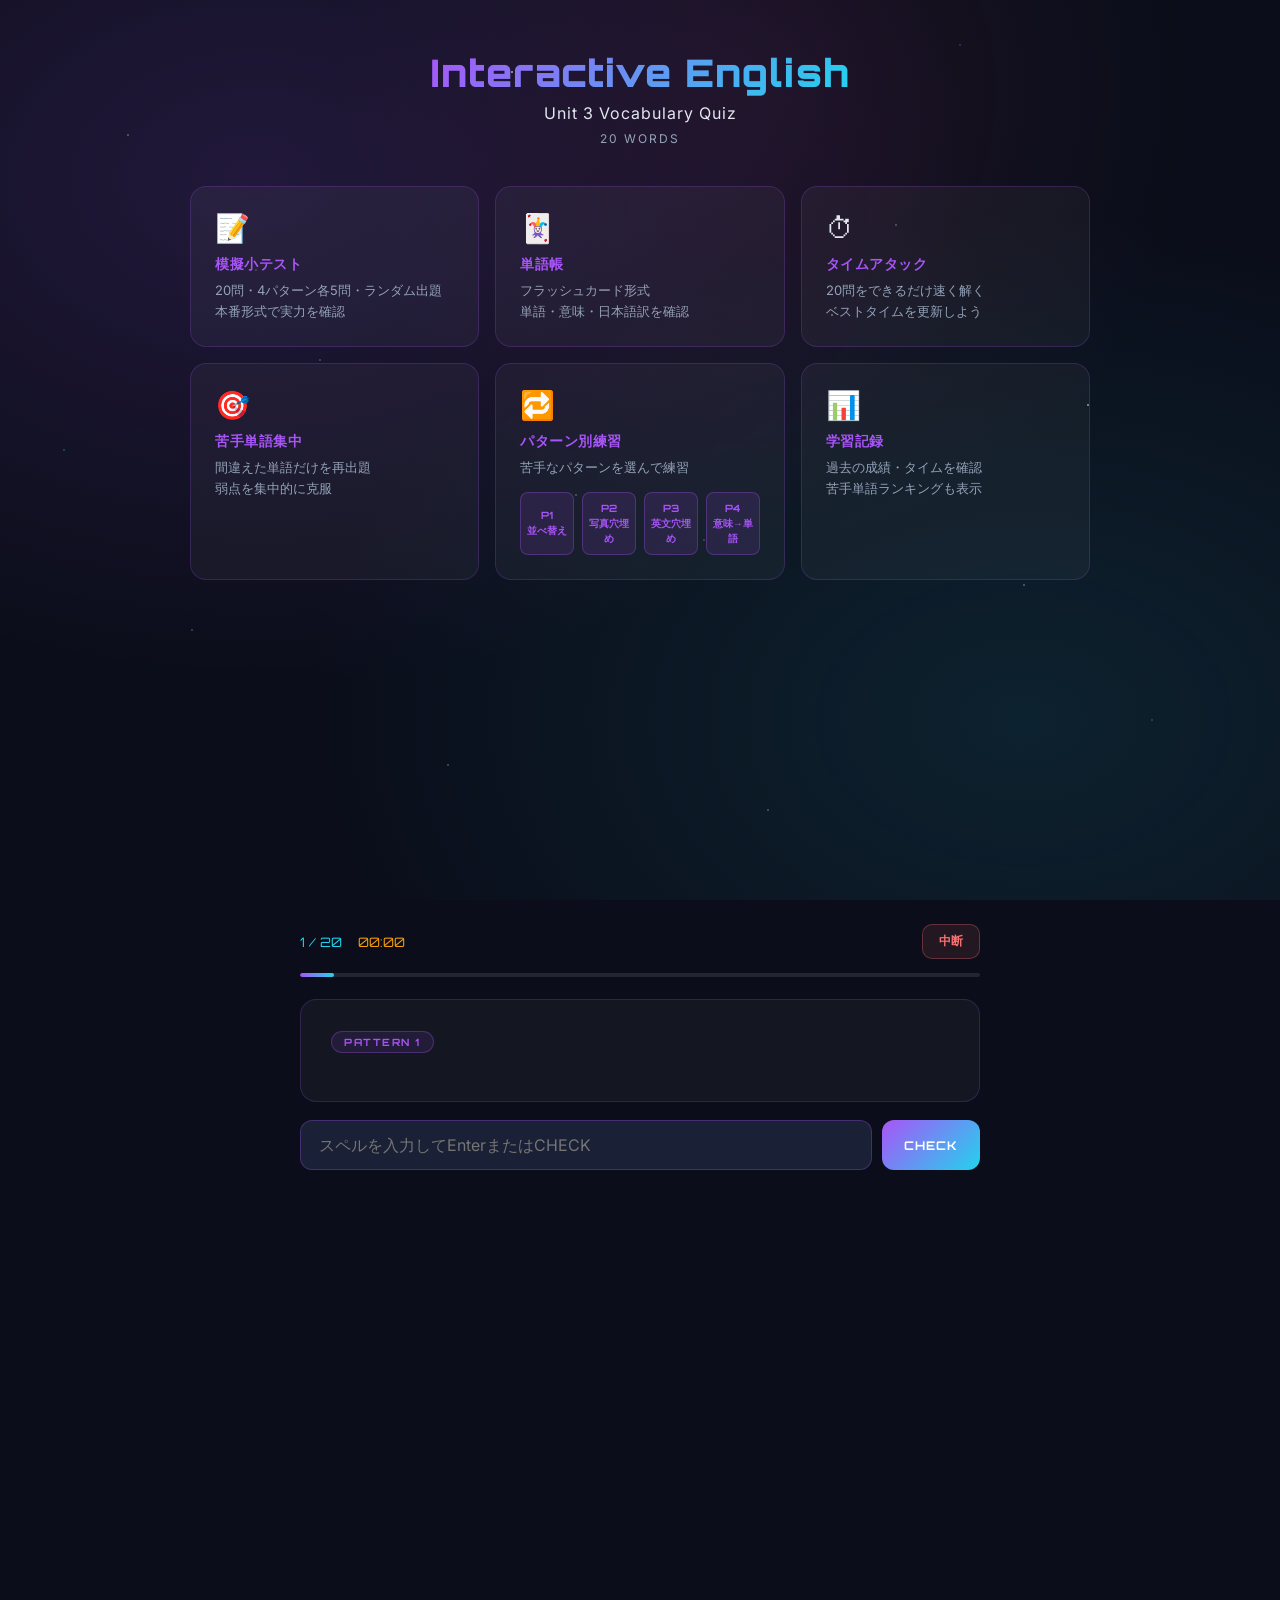
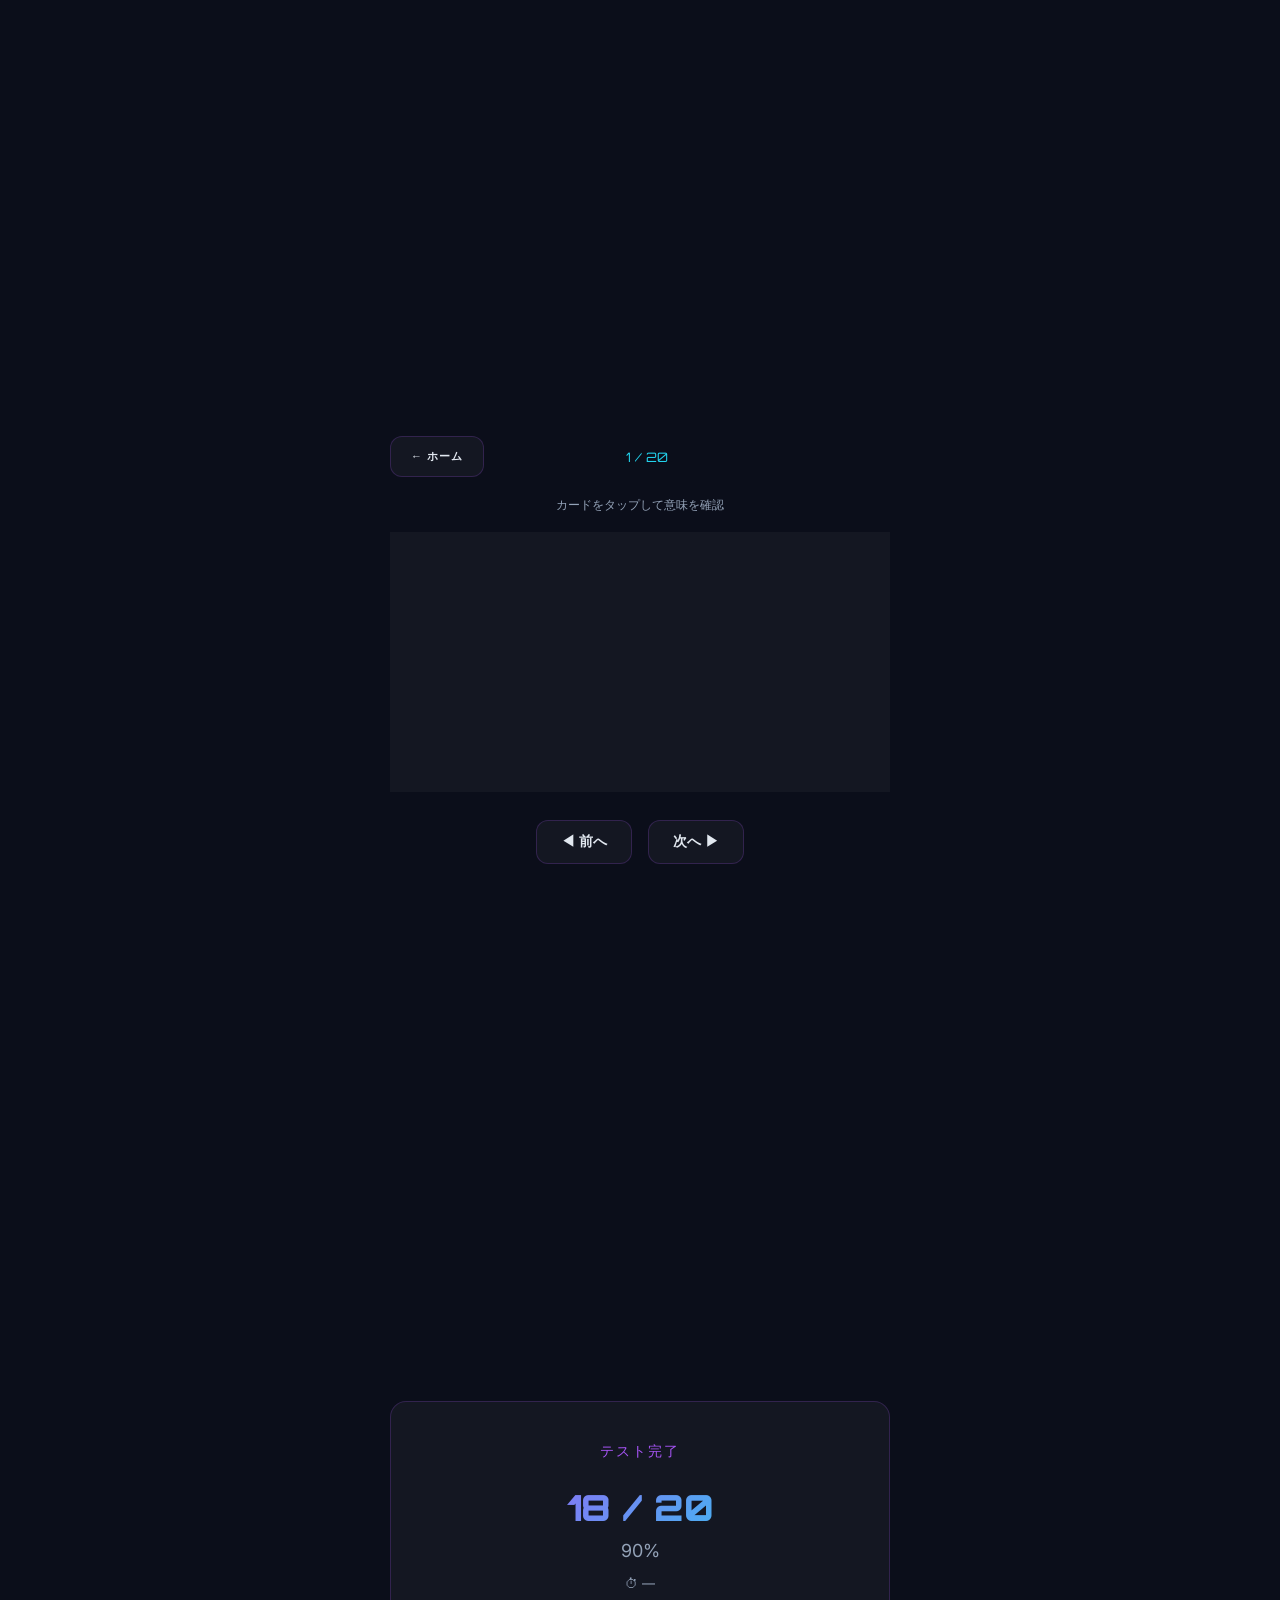
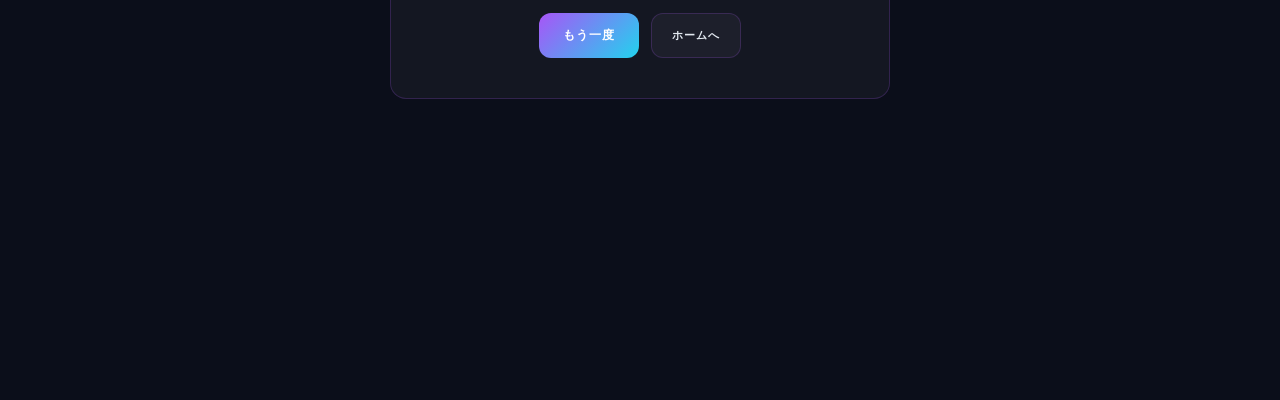
<file: index.html>
<!DOCTYPE html>
<html lang="ja">
<head>
  <meta charset="UTF-8">
  <meta name="viewport" content="width=device-width, initial-scale=1.0">
  <title>Interactive English Unit 3 — Vocabulary Quiz</title>
  <link rel="stylesheet" href="style.css">
</head>
<body>

<!-- ===== ホーム画面 ===== -->
<div id="screen-home" class="screen active">
  <div class="home-header">
    <div class="home-title">Interactive English</div>
    <div class="home-unit">Unit 3 Vocabulary Quiz</div>
    <div class="home-count">20 words</div>
  </div>

  <div class="mode-grid">
    <div class="mode-card" id="btn-mock">
      <div class="mode-icon">📝</div>
      <div class="mode-name">模擬小テスト</div>
      <div class="mode-desc">20問・4パターン各5問・ランダム出題<br>本番形式で実力を確認</div>
    </div>
    <div class="mode-card" id="btn-flash">
      <div class="mode-icon">🃏</div>
      <div class="mode-name">単語帳</div>
      <div class="mode-desc">フラッシュカード形式<br>単語・意味・日本語訳を確認</div>
    </div>
    <div class="mode-card" id="btn-timeattack">
      <div class="mode-icon">⏱</div>
      <div class="mode-name">タイムアタック</div>
      <div class="mode-desc">20問をできるだけ速く解く<br>ベストタイムを更新しよう</div>
    </div>
    <div class="mode-card" id="btn-weak">
      <div class="mode-icon">🎯</div>
      <div class="mode-name">苦手単語集中</div>
      <div class="mode-desc">間違えた単語だけを再出題<br>弱点を集中的に克服</div>
    </div>
    <div class="mode-card">
      <div class="mode-icon">🔁</div>
      <div class="mode-name">パターン別練習</div>
      <div class="mode-desc">苦手なパターンを選んで練習</div>
      <div class="pattern-grid">
        <button class="btn-pattern" data-pattern="1">P1<br>並べ替え</button>
        <button class="btn-pattern" data-pattern="2">P2<br>写真穴埋め</button>
        <button class="btn-pattern" data-pattern="3">P3<br>英文穴埋め</button>
        <button class="btn-pattern" data-pattern="4">P4<br>意味→単語</button>
      </div>
    </div>
    <div class="mode-card" id="btn-history">
      <div class="mode-icon">📊</div>
      <div class="mode-name">学習記録</div>
      <div class="mode-desc">過去の成績・タイムを確認<br>苦手単語ランキングも表示</div>
    </div>
  </div>
</div>

<!-- ===== クイズ画面 ===== -->
<div id="screen-quiz" class="screen">
  <div class="quiz-header">
    <div class="quiz-header-left">
      <span class="q-progress-text" id="q-progress">1 / 20</span>
      <span class="q-timer-text" id="q-timer">00:00</span>
    </div>
    <button class="btn-abort" id="btn-abort">中断</button>
  </div>
  <div class="progress-bar-wrap">
    <div id="q-progress-bar" style="width:5%"></div>
  </div>
  <div class="quiz-card">
    <div class="pattern-badge" id="q-pattern">Pattern 1</div>
    <div id="q-body"></div>
    <div class="translation-box" id="q-translation"></div>
  </div>
  <div class="input-area">
    <input type="text" id="q-input" placeholder="スペルを入力してEnterまたはCHECK" autocomplete="off" autocorrect="off" autocapitalize="off" spellcheck="false">
    <button id="q-submit">CHECK</button>
  </div>
  <div id="q-feedback-area" class="feedback-area" style="display:none">
    <div class="feedback-result" id="q-feedback-result"></div>
    <div class="feedback-detail" id="q-feedback-detail"></div>
    <button class="btn-next" id="btn-next">次の問題 →</button>
  </div>
</div>

<!-- ===== 単語帳画面 ===== -->
<div id="screen-flash" class="screen">
  <div class="flash-header">
    <button class="btn-secondary btn-home">← ホーム</button>
    <div class="flash-counter" id="flash-counter">1 / 20</div>
    <div style="width:80px"></div>
  </div>
  <div class="flash-hint-text">カードをタップして意味を確認</div>
  <div class="flash-card-wrap">
    <div id="flash-card">
      <div class="flash-face flash-front">
        <div class="flash-word" id="flash-front-word">word</div>
        <div class="flash-pos" id="flash-front-pos">adj.</div>
      </div>
      <div class="flash-face flash-back">
        <div class="flash-back-en" id="flash-back-en">definition</div>
        <div class="flash-back-ja" id="flash-back-ja">意味</div>
      </div>
    </div>
  </div>
  <div class="flash-controls">
    <button class="btn-flash-nav" id="flash-prev">◀ 前へ</button>
    <button class="btn-flash-nav" id="flash-next">次へ ▶</button>
  </div>
</div>

<!-- ===== 結果画面 ===== -->
<div id="screen-result" class="screen">
  <div class="result-card">
    <div class="result-title" id="result-title">テスト完了</div>
    <div class="result-score-big" id="result-score">18 / 20</div>
    <div class="result-percent" id="result-percent">90%</div>
    <div class="result-meta">
      <span>⏱ <span id="result-time">—</span></span>
      <span id="result-best-wrap" style="display:none">🏆 Best: <span id="result-best">—</span></span>
    </div>
    <div class="result-wrong-section" id="result-wrong"></div>
    <div class="result-buttons">
      <button class="btn-primary" id="btn-retry">もう一度</button>
      <button class="btn-secondary" id="btn-result-home">ホームへ</button>
    </div>
  </div>
</div>

<!-- ===== 記録画面 ===== -->
<div id="screen-history" class="screen">
  <div class="history-header">
    <div class="history-title">📊 学習記録</div>
    <div style="display:flex; gap:10px;">
      <button class="btn-danger" id="btn-clear-history">記録を消去</button>
      <button class="btn-secondary btn-home">← ホーム</button>
    </div>
  </div>
  <div id="weak-section" class="weak-section"></div>
  <div id="history-list"></div>
</div>

<!-- ===== 中断確認モーダル ===== -->
<div id="modal-abort" class="modal-overlay" style="display:none">
  <div class="modal-box">
    <div class="modal-title">テストを中断しますか？</div>
    <div class="modal-desc">ここまでの結果は学習記録に保存されます。</div>
    <div class="modal-buttons">
      <button class="btn-danger" id="modal-confirm-abort">中断して記録する</button>
      <button class="btn-secondary" id="modal-cancel-abort">続ける</button>
    </div>
  </div>
</div>

<script src="words.js"></script>
<script src="storage.js"></script>
<script src="app.js"></script>
</body>
</html>
</file>
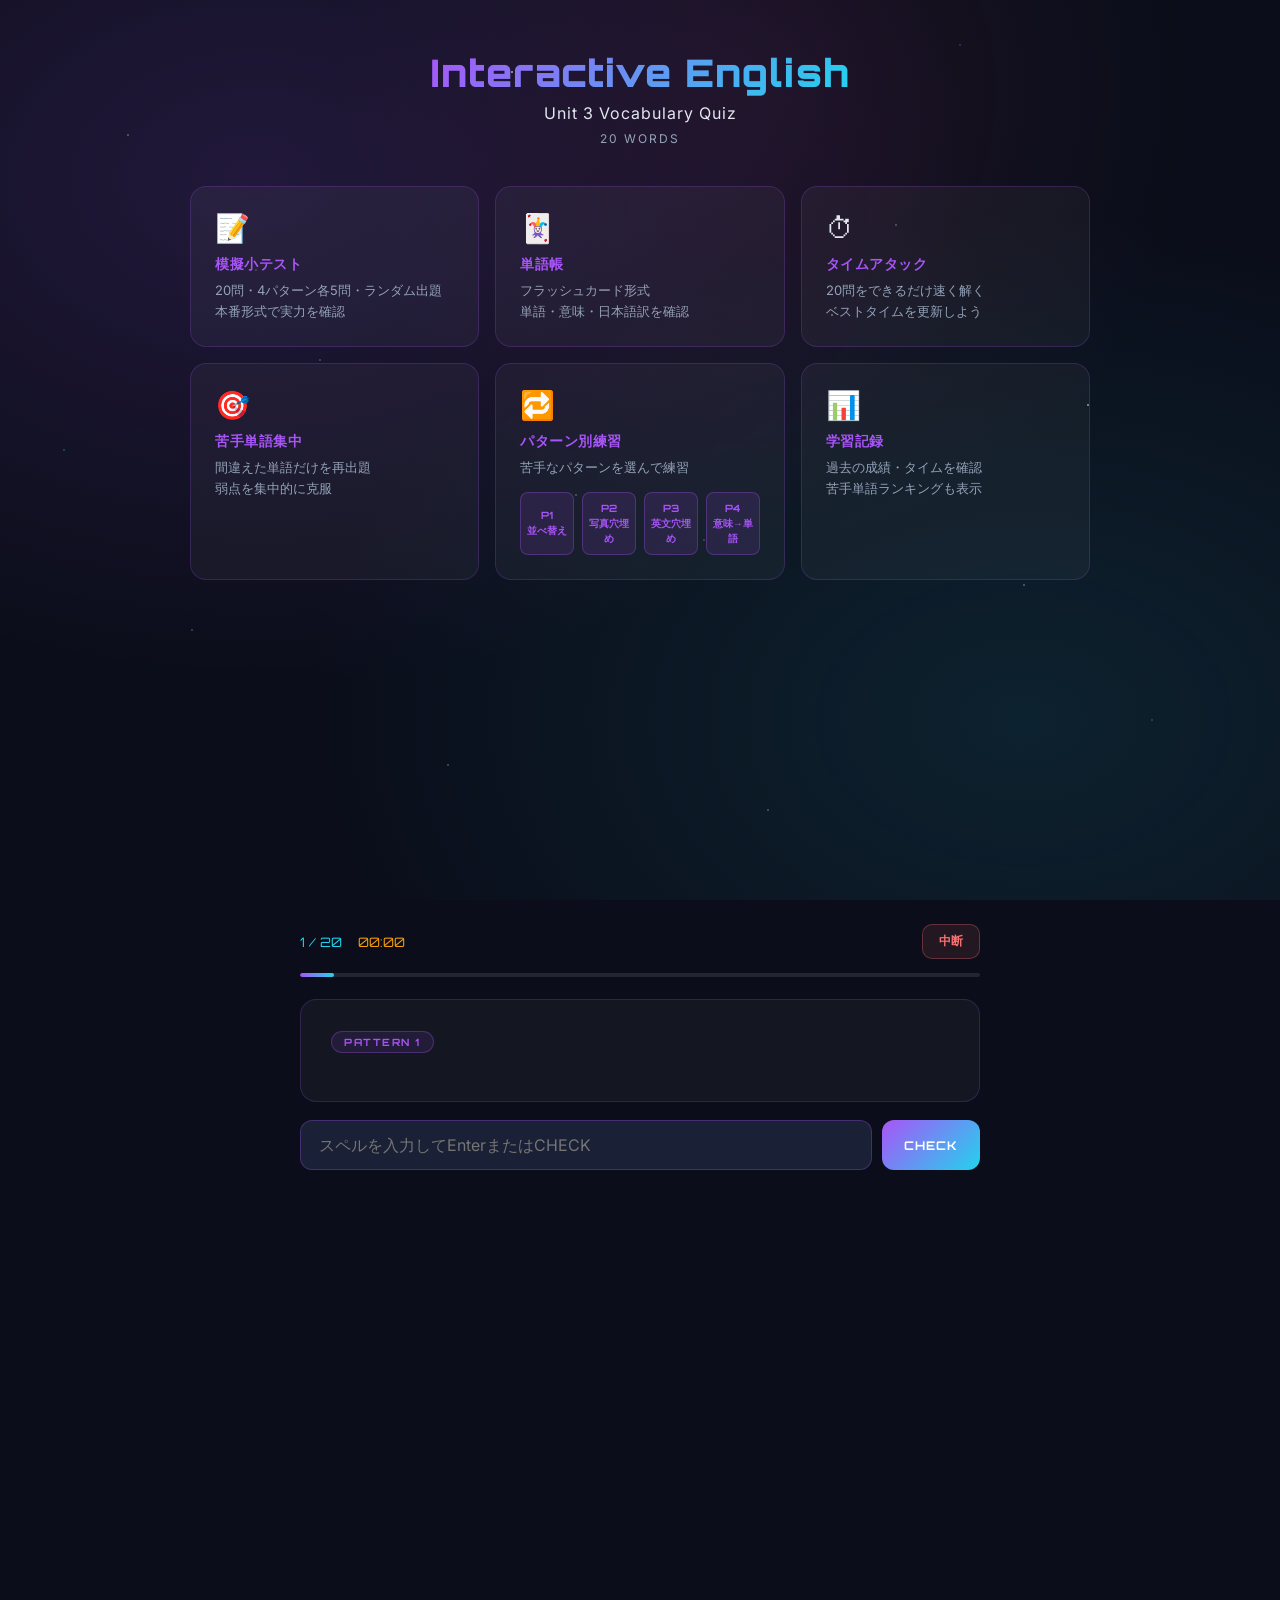
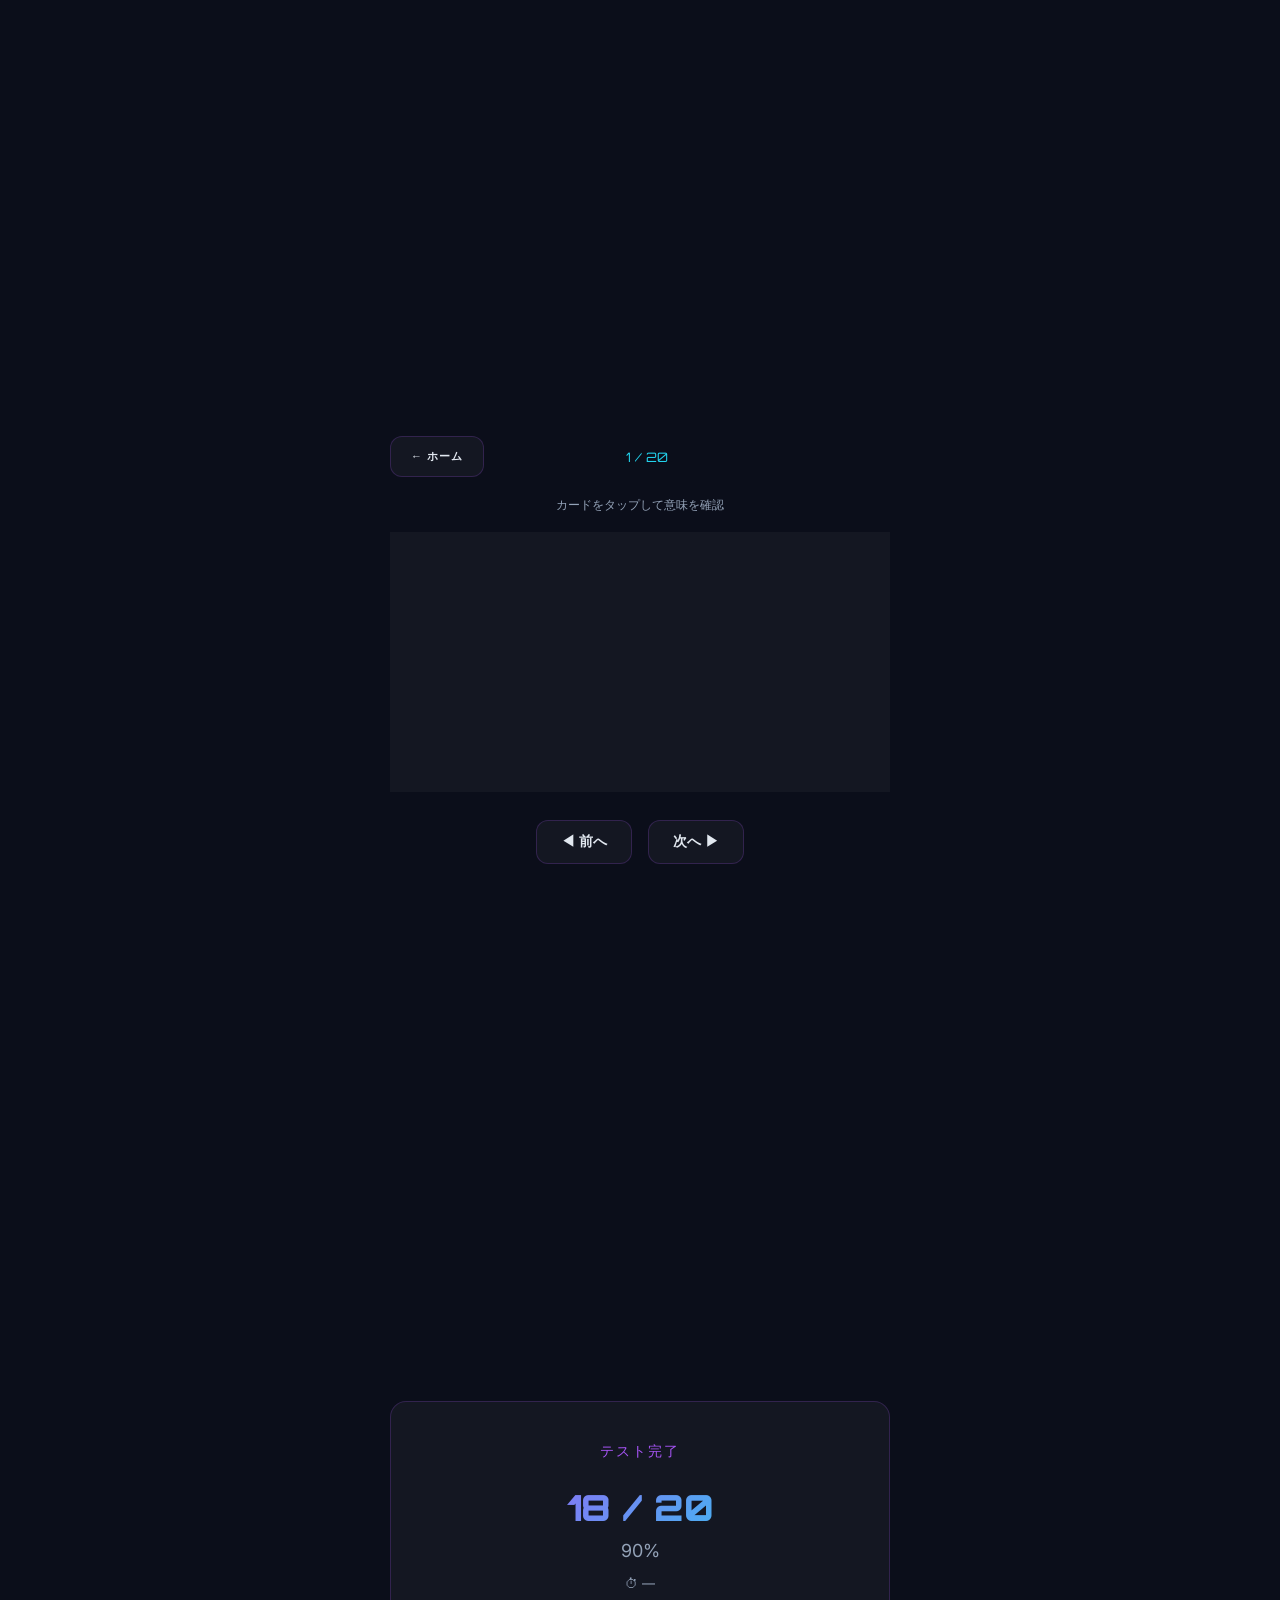
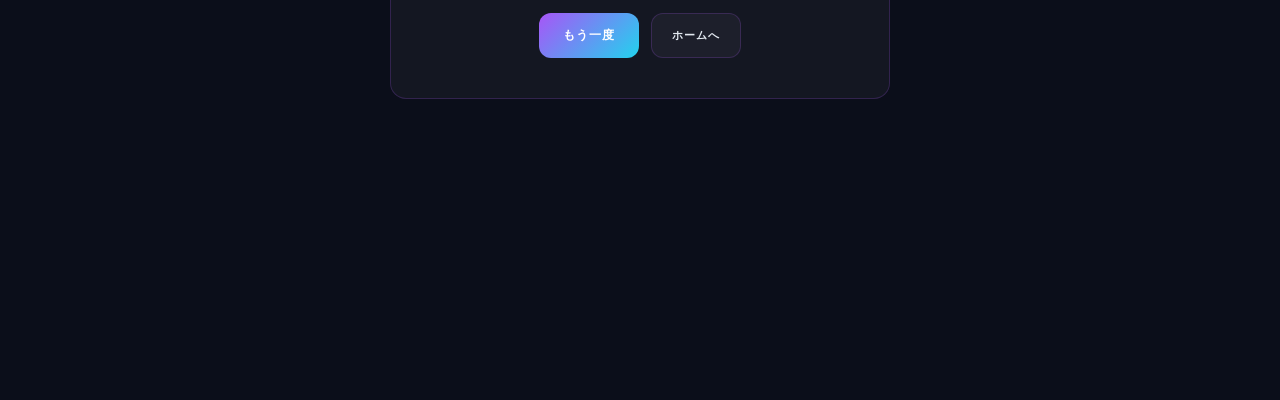
<file: preview_nophoto.html>
<!DOCTYPE html>
<html lang="ja">
<head>
  <meta charset="UTF-8">
  <meta name="viewport" content="width=device-width, initial-scale=1.0">
  <title>Interactive English Unit 3 — Vocabulary Quiz</title>
  <style>@import url('https://fonts.googleapis.com/css2?family=Orbitron:wght@400;700;900&family=Inter:wght@300;400;500;600&display=swap');

:root {
  --bg: #0B0E1A;
  --bg2: #111827;
  --bg3: #1a2035;
  --purple: #A855F7;
  --cyan: #22D3EE;
  --pink: #EC4899;
  --gold: #F59E0B;
  --text: #E2E8F0;
  --text-dim: #94A3B8;
  --correct: #34D399;
  --wrong: #F87171;
  --card-bg: rgba(255,255,255,0.04);
  --card-border: rgba(168,85,247,0.2);
  --radius: 16px;
}

* { box-sizing: border-box; margin: 0; padding: 0; }

body {
  background: var(--bg);
  color: var(--text);
  font-family: 'Inter', sans-serif;
  min-height: 100vh;
  overflow-x: hidden;
}

/* ===== 背景の宇宙的グラデーション ===== */
body::before {
  content: "";
  position: fixed;
  inset: 0;
  background:
    radial-gradient(ellipse at 20% 20%, rgba(168,85,247,0.15) 0%, transparent 50%),
    radial-gradient(ellipse at 80% 80%, rgba(34,211,238,0.1) 0%, transparent 50%),
    radial-gradient(ellipse at 60% 10%, rgba(236,72,153,0.08) 0%, transparent 40%);
  pointer-events: none;
  z-index: 0;
}

/* ===== 星の粒 ===== */
body::after {
  content: "";
  position: fixed;
  inset: 0;
  pointer-events: none;
  z-index: 0;
  background-image:
    radial-gradient(1px 1px at 10% 15%, rgba(255,255,255,0.8) 0%, transparent 100%),
    radial-gradient(1px 1px at 25% 40%, rgba(255,255,255,0.6) 0%, transparent 100%),
    radial-gradient(1.5px 1.5px at 40% 8%, rgba(255,255,255,0.9) 0%, transparent 100%),
    radial-gradient(1px 1px at 55% 60%, rgba(255,255,255,0.5) 0%, transparent 100%),
    radial-gradient(1px 1px at 70% 25%, rgba(255,255,255,0.7) 0%, transparent 100%),
    radial-gradient(1.5px 1.5px at 85% 45%, rgba(255,255,255,0.8) 0%, transparent 100%),
    radial-gradient(1px 1px at 15% 70%, rgba(255,255,255,0.6) 0%, transparent 100%),
    radial-gradient(1px 1px at 90% 80%, rgba(255,255,255,0.5) 0%, transparent 100%),
    radial-gradient(1px 1px at 35% 85%, rgba(255,255,255,0.7) 0%, transparent 100%),
    radial-gradient(1.5px 1.5px at 60% 90%, rgba(255,255,255,0.4) 0%, transparent 100%),
    radial-gradient(1px 1px at 75% 5%, rgba(168,85,247,0.9) 0%, transparent 100%),
    radial-gradient(1px 1px at 5% 50%, rgba(34,211,238,0.8) 0%, transparent 100%),
    radial-gradient(1px 1px at 20% 30%, rgba(255,255,255,0.5) 0%, transparent 100%),
    radial-gradient(1px 1px at 45% 55%, rgba(255,255,255,0.7) 0%, transparent 100%),
    radial-gradient(1.5px 1.5px at 65% 35%, rgba(255,255,255,0.6) 0%, transparent 100%),
    radial-gradient(1px 1px at 80% 65%, rgba(255,255,255,0.8) 0%, transparent 100%);
  animation: twinkle 5s ease-in-out infinite alternate;
}
@keyframes twinkle {
  0% { opacity: 0.6; }
  100% { opacity: 1; }
}

@media (prefers-reduced-motion: reduce) {
  body::after { animation: none; }
}

/* ===== 画面管理 ===== */
.screen { display: none; position: relative; z-index: 2; }
.screen.active { display: block; }

/* ===== ホーム画面 ===== */
#screen-home {
  min-height: 100vh;
  display: flex;
  flex-direction: column;
  align-items: center;
  padding: 48px 20px;
}
#screen-home.active { display: flex; }

.home-header { text-align: center; margin-bottom: 40px; }
.home-title {
  font-family: 'Orbitron', sans-serif;
  font-size: clamp(24px, 5vw, 38px);
  font-weight: 900;
  background: linear-gradient(135deg, var(--purple), var(--cyan));
  -webkit-background-clip: text;
  -webkit-text-fill-color: transparent;
  background-clip: text;
  letter-spacing: 1px;
  line-height: 1.3;
}
.home-unit {
  font-size: 16px;
  color: var(--text);
  margin-top: 6px;
  letter-spacing: 1px;
}
.home-count {
  font-size: 12px;
  color: var(--text-dim);
  margin-top: 8px;
  letter-spacing: 2px;
  text-transform: uppercase;
}

.mode-grid {
  display: grid;
  grid-template-columns: repeat(auto-fit, minmax(280px, 1fr));
  gap: 16px;
  width: 100%;
  max-width: 900px;
}

.mode-card {
  background: var(--card-bg);
  border: 1px solid var(--card-border);
  border-radius: var(--radius);
  padding: 24px;
  cursor: pointer;
  transition: all 0.25s ease;
  text-align: left;
}
.mode-card:hover { transform: translateY(-3px); border-color: var(--purple); box-shadow: 0 8px 28px rgba(168,85,247,0.18); }
.mode-card:focus-visible { outline: 2px solid var(--cyan); outline-offset: 2px; }

.mode-icon { font-size: 28px; margin-bottom: 10px; }
.mode-name {
  font-family: 'Orbitron', sans-serif;
  font-size: 14px;
  font-weight: 700;
  color: var(--purple);
  letter-spacing: 0.5px;
  margin-bottom: 6px;
}
.mode-desc { font-size: 13px; color: var(--text-dim); line-height: 1.6; }

.pattern-grid {
  display: grid;
  grid-template-columns: repeat(4, 1fr);
  gap: 8px;
  margin-top: 14px;
}
.btn-pattern {
  background: rgba(168,85,247,0.12);
  border: 1px solid rgba(168,85,247,0.3);
  border-radius: 8px;
  color: var(--purple);
  font-family: 'Orbitron', sans-serif;
  font-size: 10px;
  font-weight: 700;
  line-height: 1.5;
  padding: 8px 4px;
  cursor: pointer;
  transition: all 0.2s;
}
.btn-pattern:hover { background: rgba(168,85,247,0.25); }
.btn-pattern:focus-visible { outline: 2px solid var(--cyan); outline-offset: 2px; }

/* ===== クイズ画面 ===== */
#screen-quiz {
  min-height: 100vh;
  display: flex;
  flex-direction: column;
  align-items: center;
  padding: 24px 20px 60px;
}
#screen-quiz.active { display: flex; }

.quiz-header {
  width: 100%;
  max-width: 680px;
  display: flex;
  align-items: center;
  justify-content: space-between;
  margin-bottom: 14px;
}
.quiz-header-left { display: flex; align-items: center; gap: 16px; }
.q-progress-text {
  font-family: 'Orbitron', sans-serif;
  font-size: 13px;
  color: var(--cyan);
}
.q-timer-text {
  font-family: 'Orbitron', sans-serif;
  font-size: 13px;
  color: var(--gold);
}
.btn-abort {
  background: rgba(248,113,113,0.1);
  border: 1px solid rgba(248,113,113,0.3);
  border-radius: 10px;
  color: var(--wrong);
  font-size: 12px;
  font-weight: 600;
  padding: 8px 16px;
  cursor: pointer;
  transition: all 0.2s;
}
.btn-abort:hover { background: rgba(248,113,113,0.2); }
.btn-abort:focus-visible { outline: 2px solid var(--wrong); outline-offset: 2px; }

.progress-bar-wrap {
  width: 100%;
  max-width: 680px;
  height: 4px;
  background: rgba(255,255,255,0.1);
  border-radius: 2px;
  margin-bottom: 22px;
  overflow: hidden;
}
#q-progress-bar {
  height: 100%;
  background: linear-gradient(90deg, var(--purple), var(--cyan));
  border-radius: 2px;
  transition: width 0.4s ease;
}

.quiz-card {
  background: var(--card-bg);
  border: 1px solid var(--card-border);
  border-radius: var(--radius);
  padding: 30px;
  width: 100%;
  max-width: 680px;
  margin-bottom: 18px;
}
.pattern-badge {
  font-family: 'Orbitron', sans-serif;
  font-size: 10px;
  font-weight: 700;
  letter-spacing: 1.5px;
  color: var(--purple);
  text-transform: uppercase;
  margin-bottom: 18px;
  padding: 4px 12px;
  background: rgba(168,85,247,0.1);
  border: 1px solid rgba(168,85,247,0.3);
  border-radius: 20px;
  display: inline-block;
}

.instruction {
  font-size: 13px;
  color: var(--cyan);
  background: rgba(34,211,238,0.06);
  border: 1px solid rgba(34,211,238,0.2);
  border-radius: 8px;
  padding: 10px 14px;
  margin-bottom: 18px;
  line-height: 1.6;
}

.compound-note {
  font-size: 12px;
  color: var(--gold);
  background: rgba(245,158,11,0.08);
  border: 1px solid rgba(245,158,11,0.25);
  border-radius: 8px;
  padding: 8px 12px;
  margin-top: 14px;
  line-height: 1.6;
}

.quiz-img {
  width: 100%;
  max-height: 220px;
  object-fit: cover;
  border-radius: 12px;
  margin-bottom: 16px;
}
.def-text { font-size: 18px; color: var(--text); line-height: 1.6; }
.def-text-ja { font-size: 13px; color: var(--text-dim); margin-top: 6px; line-height: 1.6; }
.shuffled {
  font-family: 'Orbitron', sans-serif;
  font-size: 22px;
  font-weight: 700;
  color: var(--cyan);
  letter-spacing: 6px;
  margin-top: 16px;
  word-break: break-all;
}
.p2-sentence { font-size: 16px; line-height: 1.8; color: var(--text); margin-top: 4px; }
.p2-sentence-ja { font-size: 13px; color: var(--text-dim); margin-top: 8px; line-height: 1.7; }
.blank { color: var(--gold); font-weight: 700; }

.p3-hint { font-size: 16px; color: var(--text); line-height: 1.7; }
.p3-hint-ja { font-size: 13px; color: var(--text-dim); margin-top: 6px; margin-bottom: 16px; line-height: 1.6; }
.p3-blank {
  font-size: 16px;
  color: var(--text);
  line-height: 1.8;
  padding: 12px 14px;
  background: rgba(255,255,255,0.03);
  border-radius: 8px;
  border-left: 3px solid var(--cyan);
}
.p3-blank-ja { font-size: 13px; color: var(--text-dim); margin-top: 8px; line-height: 1.6; }

.input-area { display: flex; gap: 10px; width: 100%; max-width: 680px; }
#q-input {
  flex: 1;
  background: var(--bg3);
  border: 1px solid rgba(168,85,247,0.3);
  border-radius: 12px;
  color: var(--text);
  font-size: 16px;
  font-family: 'Inter', sans-serif;
  padding: 14px 18px;
  outline: none;
  transition: border-color 0.2s;
}
#q-input:focus { border-color: var(--purple); box-shadow: 0 0 0 3px rgba(168,85,247,0.12); }
#q-input:disabled { opacity: 0.6; }

#q-submit {
  background: linear-gradient(135deg, var(--purple), var(--cyan));
  border: none;
  border-radius: 12px;
  color: white;
  font-family: 'Orbitron', sans-serif;
  font-size: 12px;
  font-weight: 700;
  padding: 14px 22px;
  cursor: pointer;
  letter-spacing: 1px;
  transition: transform 0.2s, box-shadow 0.2s;
  white-space: nowrap;
}
#q-submit:hover { transform: scale(1.04); box-shadow: 0 4px 18px rgba(168,85,247,0.35); }
#q-submit:focus-visible { outline: 2px solid var(--cyan); outline-offset: 2px; }

/* ===== 解答解説パネル ===== */
.feedback-area {
  width: 100%;
  max-width: 680px;
  margin-top: 16px;
  background: var(--card-bg);
  border: 1px solid var(--card-border);
  border-radius: var(--radius);
  padding: 22px 24px;
}
.feedback-result { font-size: 16px; font-weight: 700; margin-bottom: 14px; }
.feedback-result.correct { color: var(--correct); }
.feedback-result.wrong { color: var(--wrong); }

.explain-answer { font-size: 15px; color: var(--text); margin-bottom: 14px; }
.explain-row { margin-bottom: 12px; font-size: 13px; line-height: 1.7; }
.explain-label {
  display: inline-block;
  font-family: 'Orbitron', sans-serif;
  font-size: 10px;
  letter-spacing: 1px;
  color: var(--cyan);
  background: rgba(34,211,238,0.1);
  border: 1px solid rgba(34,211,238,0.25);
  border-radius: 6px;
  padding: 2px 8px;
  margin-right: 8px;
  vertical-align: middle;
}
.explain-row > span:not(.explain-label) { color: var(--text); }
.explain-row .ja { color: var(--text-dim); }
.related-list { margin: 6px 0 0 0; padding-left: 18px; color: var(--text-dim); }
.related-list li { margin-bottom: 3px; }

.btn-next {
  margin-top: 16px;
  width: 100%;
  background: linear-gradient(135deg, var(--purple), var(--cyan));
  border: none;
  border-radius: 12px;
  color: white;
  font-family: 'Orbitron', sans-serif;
  font-size: 12px;
  font-weight: 700;
  padding: 14px;
  cursor: pointer;
  letter-spacing: 1px;
  transition: transform 0.2s;
}
.btn-next:hover { transform: scale(1.02); }
.btn-next:focus-visible { outline: 2px solid var(--cyan); outline-offset: 2px; }

/* ===== 単語帳 ===== */
#screen-flash {
  min-height: 100vh;
  display: flex;
  flex-direction: column;
  align-items: center;
  justify-content: center;
  padding: 24px 20px;
}
#screen-flash.active { display: flex; }

.flash-header {
  width: 100%;
  max-width: 500px;
  display: flex;
  align-items: center;
  justify-content: space-between;
  margin-bottom: 20px;
}
.flash-counter { font-family: 'Orbitron', sans-serif; font-size: 13px; color: var(--cyan); }
.flash-hint-text { font-size: 12px; color: var(--text-dim); margin-bottom: 18px; }

.flash-card-wrap {
  perspective: 1000px;
  width: 100%;
  max-width: 500px;
  height: 260px;
  cursor: pointer;
  margin-bottom: 28px;
}
#flash-card {
  width: 100%;
  height: 100%;
  position: relative;
  transform-style: preserve-3d;
  transition: transform 0.5s ease;
}
#flash-card.flipped { transform: rotateY(180deg); }
.flash-face {
  position: absolute;
  inset: 0;
  background: var(--card-bg);
  border: 1px solid var(--card-border);
  border-radius: var(--radius);
  display: flex;
  flex-direction: column;
  align-items: center;
  justify-content: center;
  padding: 32px;
  backface-visibility: hidden;
  text-align: center;
}
.flash-back { transform: rotateY(180deg); }
.flash-word { font-family: 'Orbitron', sans-serif; font-size: 30px; font-weight: 700; color: var(--purple); margin-bottom: 8px; }
.flash-pos { font-family: 'Orbitron', sans-serif; font-size: 11px; color: var(--cyan); letter-spacing: 2px; }
.flash-back-en { font-size: 16px; color: var(--text); line-height: 1.6; margin-bottom: 10px; }
.flash-back-ja { font-size: 14px; color: var(--text-dim); line-height: 1.6; }

.flash-controls { display: flex; gap: 16px; }
.btn-flash-nav {
  background: var(--card-bg);
  border: 1px solid var(--card-border);
  border-radius: 12px;
  color: var(--text);
  font-size: 14px;
  font-weight: 600;
  padding: 12px 24px;
  cursor: pointer;
  transition: all 0.2s;
}
.btn-flash-nav:hover { border-color: var(--purple); color: var(--purple); }
.btn-flash-nav:focus-visible { outline: 2px solid var(--cyan); outline-offset: 2px; }

/* ===== 結果画面 ===== */
#screen-result {
  min-height: 100vh;
  display: flex;
  flex-direction: column;
  align-items: center;
  justify-content: center;
  padding: 40px 20px;
}
#screen-result.active { display: flex; }

.result-card {
  background: var(--card-bg);
  border: 1px solid var(--card-border);
  border-radius: var(--radius);
  padding: 40px;
  width: 100%;
  max-width: 500px;
  text-align: center;
}
.result-title {
  font-family: 'Orbitron', sans-serif;
  font-size: 14px;
  color: var(--purple);
  letter-spacing: 2px;
  margin-bottom: 22px;
}
.result-score-big {
  font-family: 'Orbitron', sans-serif;
  font-size: 36px;
  font-weight: 900;
  background: linear-gradient(135deg, var(--purple), var(--cyan));
  -webkit-background-clip: text;
  -webkit-text-fill-color: transparent;
  background-clip: text;
  margin-bottom: 6px;
  line-height: 1.4;
}
.result-percent { font-size: 18px; color: var(--text-dim); margin-bottom: 14px; }
.result-meta {
  display: flex;
  justify-content: center;
  gap: 18px;
  font-size: 13px;
  color: var(--text-dim);
  margin-bottom: 18px;
}
#result-best { color: var(--gold); font-weight: 600; }

.result-wrong-section { margin: 16px 0; text-align: left; }
.wrong-label { font-size: 12px; color: var(--text-dim); letter-spacing: 1.5px; text-transform: uppercase; margin-bottom: 10px; }
.wrong-chip {
  display: inline-block;
  background: rgba(248,113,113,0.15);
  border: 1px solid rgba(248,113,113,0.3);
  border-radius: 20px;
  padding: 4px 12px;
  font-size: 13px;
  color: var(--wrong);
  margin: 3px;
}
.perfect { color: var(--correct); font-family: 'Orbitron', sans-serif; font-size: 14px; letter-spacing: 1px; }

.result-buttons { display: flex; gap: 12px; margin-top: 22px; flex-wrap: wrap; justify-content: center; }

/* ===== 記録画面 ===== */
#screen-history {
  min-height: 100vh;
  padding: 40px 20px;
  max-width: 800px;
  margin: 0 auto;
}
#screen-history.active { display: block; }

.history-header {
  display: flex;
  justify-content: space-between;
  align-items: center;
  margin-bottom: 24px;
  flex-wrap: wrap;
  gap: 12px;
}
.history-title {
  font-family: 'Orbitron', sans-serif;
  font-size: 17px;
  color: var(--purple);
  letter-spacing: 1px;
}

.weak-section { margin-bottom: 28px; }
.weak-title { font-size: 12px; color: var(--text-dim); letter-spacing: 1.5px; text-transform: uppercase; margin-bottom: 10px; }
.weak-chips { display: flex; flex-wrap: wrap; gap: 8px; }
.weak-chip {
  background: rgba(245,158,11,0.1);
  border: 1px solid rgba(245,158,11,0.3);
  border-radius: 20px;
  padding: 5px 12px;
  font-size: 13px;
  color: var(--gold);
}
.weak-count { color: var(--text-dim); font-size: 11px; }

.history-item {
  display: grid;
  grid-template-columns: 1fr 1.3fr 1fr 1fr;
  gap: 12px;
  padding: 16px;
  background: var(--card-bg);
  border: 1px solid var(--card-border);
  border-radius: 12px;
  margin-bottom: 10px;
  font-size: 14px;
  align-items: center;
}
.history-date { color: var(--text-dim); font-size: 13px; }
.aborted-tag {
  display: inline-block;
  margin-left: 6px;
  font-size: 10px;
  color: var(--wrong);
  background: rgba(248,113,113,0.12);
  border-radius: 6px;
  padding: 1px 6px;
}
.history-mode { color: var(--cyan); font-size: 13px; }
.history-score { color: var(--text); font-weight: 600; }
.history-pct { color: var(--purple); }
.history-time { color: var(--gold); font-family: 'Orbitron', sans-serif; font-size: 12px; }
.no-history { color: var(--text-dim); text-align: center; padding: 40px; }

/* ===== 中断確認モーダル ===== */
.modal-overlay {
  position: fixed;
  inset: 0;
  background: rgba(0,0,0,0.6);
  display: flex;
  align-items: center;
  justify-content: center;
  z-index: 10;
  padding: 20px;
}
.modal-box {
  background: var(--bg2);
  border: 1px solid var(--card-border);
  border-radius: var(--radius);
  padding: 32px;
  max-width: 380px;
  width: 100%;
  text-align: center;
}
.modal-title { font-size: 16px; font-weight: 700; color: var(--text); margin-bottom: 10px; }
.modal-desc { font-size: 13px; color: var(--text-dim); margin-bottom: 24px; line-height: 1.6; }
.modal-buttons { display: flex; flex-direction: column; gap: 10px; }

/* ===== 共通ボタン ===== */
.btn-primary {
  background: linear-gradient(135deg, var(--purple), var(--cyan));
  border: none;
  border-radius: 12px;
  color: white;
  font-family: 'Orbitron', sans-serif;
  font-size: 12px;
  font-weight: 700;
  padding: 14px 24px;
  cursor: pointer;
  letter-spacing: 1px;
  transition: transform 0.2s, box-shadow 0.2s;
}
.btn-primary:hover { transform: scale(1.04); box-shadow: 0 4px 18px rgba(168,85,247,0.35); }
.btn-primary:focus-visible { outline: 2px solid var(--cyan); outline-offset: 2px; }

.btn-secondary {
  background: var(--card-bg);
  border: 1px solid var(--card-border);
  border-radius: 12px;
  color: var(--text);
  font-family: 'Orbitron', sans-serif;
  font-size: 11px;
  font-weight: 700;
  padding: 12px 20px;
  cursor: pointer;
  letter-spacing: 1px;
  transition: all 0.2s;
}
.btn-secondary:hover { border-color: var(--purple); color: var(--purple); }
.btn-secondary:focus-visible { outline: 2px solid var(--cyan); outline-offset: 2px; }

.btn-danger {
  background: rgba(248,113,113,0.1);
  border: 1px solid rgba(248,113,113,0.3);
  border-radius: 12px;
  color: var(--wrong);
  font-family: 'Orbitron', sans-serif;
  font-size: 11px;
  font-weight: 700;
  padding: 12px 20px;
  cursor: pointer;
  letter-spacing: 1px;
  transition: all 0.2s;
}
.btn-danger:hover { background: rgba(248,113,113,0.2); }
.btn-danger:focus-visible { outline: 2px solid var(--wrong); outline-offset: 2px; }

/* ===== レスポンシブ ===== */
@media (max-width: 600px) {
  .mode-grid { grid-template-columns: 1fr; }
  .pattern-grid { grid-template-columns: repeat(2, 1fr); }
  .history-item { grid-template-columns: 1fr 1fr; }
  .quiz-card { padding: 20px; }
  .result-card { padding: 26px; }
  .result-meta { flex-direction: column; gap: 6px; }
}
</style>
</head>
<body>

<!-- ===== ホーム画面 ===== -->
<div id="screen-home" class="screen active">
  <div class="home-header">
    <div class="home-title">Interactive English</div>
    <div class="home-unit">Unit 3 Vocabulary Quiz</div>
    <div class="home-count">20 words</div>
  </div>

  <div class="mode-grid">
    <div class="mode-card" id="btn-mock">
      <div class="mode-icon">📝</div>
      <div class="mode-name">模擬小テスト</div>
      <div class="mode-desc">20問・4パターン各5問・ランダム出題<br>本番形式で実力を確認</div>
    </div>
    <div class="mode-card" id="btn-flash">
      <div class="mode-icon">🃏</div>
      <div class="mode-name">単語帳</div>
      <div class="mode-desc">フラッシュカード形式<br>単語・意味・日本語訳を確認</div>
    </div>
    <div class="mode-card" id="btn-timeattack">
      <div class="mode-icon">⏱</div>
      <div class="mode-name">タイムアタック</div>
      <div class="mode-desc">20問をできるだけ速く解く<br>ベストタイムを更新しよう</div>
    </div>
    <div class="mode-card" id="btn-weak">
      <div class="mode-icon">🎯</div>
      <div class="mode-name">苦手単語集中</div>
      <div class="mode-desc">間違えた単語だけを再出題<br>弱点を集中的に克服</div>
    </div>
    <div class="mode-card">
      <div class="mode-icon">🔁</div>
      <div class="mode-name">パターン別練習</div>
      <div class="mode-desc">苦手なパターンを選んで練習</div>
      <div class="pattern-grid">
        <button class="btn-pattern" data-pattern="1">P1<br>並べ替え</button>
        <button class="btn-pattern" data-pattern="2">P2<br>写真穴埋め</button>
        <button class="btn-pattern" data-pattern="3">P3<br>英文穴埋め</button>
        <button class="btn-pattern" data-pattern="4">P4<br>意味→単語</button>
      </div>
    </div>
    <div class="mode-card" id="btn-history">
      <div class="mode-icon">📊</div>
      <div class="mode-name">学習記録</div>
      <div class="mode-desc">過去の成績・タイムを確認<br>苦手単語ランキングも表示</div>
    </div>
  </div>
</div>

<!-- ===== クイズ画面 ===== -->
<div id="screen-quiz" class="screen">
  <div class="quiz-header">
    <div class="quiz-header-left">
      <span class="q-progress-text" id="q-progress">1 / 20</span>
      <span class="q-timer-text" id="q-timer">00:00</span>
    </div>
    <button class="btn-abort" id="btn-abort">中断</button>
  </div>
  <div class="progress-bar-wrap">
    <div id="q-progress-bar" style="width:5%"></div>
  </div>
  <div class="quiz-card">
    <div class="pattern-badge" id="q-pattern">Pattern 1</div>
    <div id="q-body"></div>
    <div class="translation-box" id="q-translation"></div>
  </div>
  <div class="input-area">
    <input type="text" id="q-input" placeholder="スペルを入力してEnterまたはCHECK" autocomplete="off" autocorrect="off" autocapitalize="off" spellcheck="false">
    <button id="q-submit">CHECK</button>
  </div>
  <div id="q-feedback-area" class="feedback-area" style="display:none">
    <div class="feedback-result" id="q-feedback-result"></div>
    <div class="feedback-detail" id="q-feedback-detail"></div>
    <button class="btn-next" id="btn-next">次の問題 →</button>
  </div>
</div>

<!-- ===== 単語帳画面 ===== -->
<div id="screen-flash" class="screen">
  <div class="flash-header">
    <button class="btn-secondary btn-home">← ホーム</button>
    <div class="flash-counter" id="flash-counter">1 / 20</div>
    <div style="width:80px"></div>
  </div>
  <div class="flash-hint-text">カードをタップして意味を確認</div>
  <div class="flash-card-wrap">
    <div id="flash-card">
      <div class="flash-face flash-front">
        <div class="flash-word" id="flash-front-word">word</div>
        <div class="flash-pos" id="flash-front-pos">adj.</div>
      </div>
      <div class="flash-face flash-back">
        <div class="flash-back-en" id="flash-back-en">definition</div>
        <div class="flash-back-ja" id="flash-back-ja">意味</div>
      </div>
    </div>
  </div>
  <div class="flash-controls">
    <button class="btn-flash-nav" id="flash-prev">◀ 前へ</button>
    <button class="btn-flash-nav" id="flash-next">次へ ▶</button>
  </div>
</div>

<!-- ===== 結果画面 ===== -->
<div id="screen-result" class="screen">
  <div class="result-card">
    <div class="result-title" id="result-title">テスト完了</div>
    <div class="result-score-big" id="result-score">18 / 20</div>
    <div class="result-percent" id="result-percent">90%</div>
    <div class="result-meta">
      <span>⏱ <span id="result-time">—</span></span>
      <span id="result-best-wrap" style="display:none">🏆 Best: <span id="result-best">—</span></span>
    </div>
    <div class="result-wrong-section" id="result-wrong"></div>
    <div class="result-buttons">
      <button class="btn-primary" id="btn-retry">もう一度</button>
      <button class="btn-secondary" id="btn-result-home">ホームへ</button>
    </div>
  </div>
</div>

<!-- ===== 記録画面 ===== -->
<div id="screen-history" class="screen">
  <div class="history-header">
    <div class="history-title">📊 学習記録</div>
    <div style="display:flex; gap:10px;">
      <button class="btn-danger" id="btn-clear-history">記録を消去</button>
      <button class="btn-secondary btn-home">← ホーム</button>
    </div>
  </div>
  <div id="weak-section" class="weak-section"></div>
  <div id="history-list"></div>
</div>

<!-- ===== 中断確認モーダル ===== -->
<div id="modal-abort" class="modal-overlay" style="display:none">
  <div class="modal-box">
    <div class="modal-title">テストを中断しますか？</div>
    <div class="modal-desc">ここまでの結果は学習記録に保存されます。</div>
    <div class="modal-buttons">
      <button class="btn-danger" id="modal-confirm-abort">中断して記録する</button>
      <button class="btn-secondary" id="modal-cancel-abort">続ける</button>
    </div>
  </div>
</div>

<script>const WORDS = [
  {
    word: "alone",
    pos: "adj.",
    definition: "by oneself; not with other people",
    definitionJa: "ひとりで；他の人といない",
    image: "images/alone.png",
    p2sentence: "She was sitting ________ in her room, thinking about her friends.",
    p2sentenceJa: "彼女は友達のことを考えながら、自分の部屋でひとりで座っていた。",
    p3hint: "She felt a________ for the rest of the afternoon.",
    p3hintJa: "彼女はその午後、ずっとひとりだと感じていた。",
    p3blank: "My friend went home early, so I had no one to talk to.",
    p3blankJa: "友達が早く帰ってしまい、話す相手がいなかった。",
    p4definition: "by oneself; not with other people",
    p4definitionJa: "ひとりで；他の人といない",
    usageNote: "「alone」は感情を伴わない中立的な語で、「leave me alone（ひとりにして）」のように使う。寂しさを強調する場合は lonely を使う点に注意。",
    related: ["lonely（寂しい・孤独な、感情が伴う形容詞）", "by myself（自分だけで、口語的な言い方）", "solitary（ひとりを好む・孤独な、文語的）"]
  },
  {
    word: "annoyed",
    pos: "adj.",
    definition: "unhappy; a little angry",
    definitionJa: "不機嫌な；少し腹を立てた",
    image: "images/annoyed.png",
    p2sentence: "He looked ________ because someone had eaten his lunch.",
    p2sentenceJa: "誰かが彼のお弁当を食べてしまったので、彼は不機嫌そうな顔をしていた。",
    p3hint: "She was really a________ at me.",
    p3hintJa: "彼女は私に本当に腹を立てていた。",
    p3blank: "I touched my sister's things without asking, and she got upset.",
    p3blankJa: "断らずに妹のものを触ったら、彼女は怒ってしまった。",
    p4definition: "unhappy; a little angry",
    p4definitionJa: "不機嫌な；少し腹を立てた",
    usageNote: "「annoyed」は「angry」より弱い怒りを表す。be annoyed at/with + 人、be annoyed about + こと、の形で使われる。",
    related: ["angry（怒っている、より強い感情）", "irritated（イライラした、annoyedとほぼ同義）", "frustrated（思うようにいかずもどかしい）"]
  },
  {
    word: "connected",
    pos: "adj.",
    definition: "feeling close (to someone)",
    definitionJa: "（誰かと）つながっていると感じる",
    image: "images/connected.png",
    p2sentence: "After talking every day, they felt very ________ to each other.",
    p2sentenceJa: "毎日話すうちに、ふたりはお互いにとても繋がっていると感じるようになった。",
    p3hint: "Talking so often makes us feel c________ to each other.",
    p3hintJa: "こんなに頻繁に話すと、お互いに繋がっていると感じるようになる。",
    p3blank: "We chat online every day even though we live far apart.",
    p3blankJa: "遠く離れて住んでいるのに、毎日オンラインでチャットしている。",
    p4definition: "feeling close (to someone)",
    p4definitionJa: "（誰かと）つながっていると感じる",
    usageNote: "感情的な結びつきを表す場合は feel connected to ~ の形が多い。デジタル機器が「接続されている」という意味でも使う多義語。",
    related: ["close（親しい、距離的・心理的に近い）", "bonded（絆で結ばれた）", "disconnected（切断された・疎遠な、反対語）"]
  },
  {
    word: "convenient",
    pos: "adj.",
    definition: "easy to use or get",
    definitionJa: "使いやすい；手に入りやすい",
    image: "images/convenient.png",
    p2sentence: "The app is very ________ because you can use it anywhere.",
    p2sentenceJa: "そのアプリはどこでも使えるので、とても便利だ。",
    p3hint: "It is very c________ for everyone to use.",
    p3hintJa: "それは誰にとってもとても便利だ。",
    p3blank: "The new app works on any phone and is easy to download.",
    p3blankJa: "その新しいアプリはどのスマートフォンでも動き、簡単にダウンロードできる。",
    p4definition: "easy to use or get",
    p4definitionJa: "使いやすい；手に入りやすい",
    usageNote: "名詞形は convenience（便利さ）。convenience store（コンビニ）のように複合語でも頻出する。",
    related: ["convenience（便利さ、名詞形）", "handy（手軽な、口語的）", "accessible（利用しやすい・入手しやすい）"]
  },
  {
    word: "crazy about",
    pos: "adj. phr.",
    definition: "liking someone or something a lot",
    definitionJa: "〜に夢中である；〜が大好きだ",
    image: "images/crazy-about.png",
    p2sentence: "She is ________ this singer and knows all his songs.",
    p2sentenceJa: "彼女はこの歌手に夢中で、彼の曲を全部知っている。",
    p3hint: "He is c________ a________ basketball.",
    p3hintJa: "彼はバスケットボールに夢中だ。",
    p3blank: "My brother never misses a basketball game and has all the team's goods.",
    p3blankJa: "弟はバスケの試合を一度も欠かさず見て、チームのグッズを全部持っている。",
    p4definition: "liking someone or something a lot",
    p4definitionJa: "〜に夢中である；〜が大好きだ",
    usageNote: "be crazy about + 名詞 の形で使う熟語表現。対象は人にも物にも使える（例：crazy about her／crazy about soccer）。",
    related: ["be into ~（〜にはまっている、口語的）", "be obsessed with ~（〜に執着している、より強い）", "be fond of ~（〜が好きだ、控えめな言い方）"]
  },
  {
    word: "digital",
    pos: "adj.",
    definition: "using computer technology",
    definitionJa: "コンピューター技術を使った；デジタルの",
    image: "images/digital.png",
    p2sentence: "We live in a ________ age where everything is on a screen.",
    p2sentenceJa: "私たちは何もかもが画面上にあるデジタル時代に生きている。",
    p3hint: "Our school life has become very d________.",
    p3hintJa: "私たちの学校生活はとてもデジタル化された。",
    p3blank: "We use tablets and apps for almost everything in school now.",
    p3blankJa: "今や学校での授業のほぼすべてにタブレットやアプリを使っている。",
    p4definition: "using computer technology",
    p4definitionJa: "コンピューター技術を使った；デジタルの",
    usageNote: "反対語は analog（アナログの）。digital camera、digital age など名詞を修飾する形でよく使われる。",
    related: ["analog（アナログの、反対語）", "online（オンラインの）", "technological（技術的な）"]
  },
  {
    word: "disagree",
    pos: "v.",
    definition: "to have a different opinion",
    definitionJa: "意見が異なる；同意しない",
    image: "images/disagree.png",
    p2sentence: "The two friends often ________ about which sport is the best.",
    p2sentenceJa: "ふたりの友達はどのスポーツが一番かについてよく意見が分かれる。",
    p3hint: "We always d________ about which season is better.",
    p3hintJa: "私たちはいつもどの季節がよいかについて意見が合わない。",
    p3blank: "My friend thinks summer is the best season, but I think winter is.",
    p3blankJa: "友達は夏が一番だと思っているが、私は冬だと思っている。",
    p4definition: "to have a different opinion",
    p4definitionJa: "意見が異なる；同意しない",
    usageNote: "disagree with + 人/意見、disagree about + 話題 の形をとる。反対語は agree（同意する）。",
    related: ["agree（同意する、反対語）", "argue（議論する・口論する）", "disagreement（意見の不一致、名詞形）"]
  },
  {
    word: "global",
    pos: "adj.",
    definition: "relating to the whole world",
    definitionJa: "世界全体に関わる；グローバルな",
    image: "images/global.png",
    p2sentence: "Climate change is a ________ problem we all need to solve.",
    p2sentenceJa: "気候変動は私たち全員が解決しなければならない世界的な問題だ。",
    p3hint: "It is a g________ problem that we all share.",
    p3hintJa: "それは私たち全員が共有する世界的な問題だ。",
    p3blank: "Air pollution does not stop at any country's border.",
    p3blankJa: "大気汚染はどの国の国境でも止まらない。",
    p4definition: "relating to the whole world",
    p4definitionJa: "世界全体に関わる；グローバルな",
    usageNote: "Academic Wordとして頻出。global warming（地球温暖化）、global economy（世界経済）のように使われる。",
    related: ["worldwide（世界中で、副詞・形容詞）", "international（国際的な）", "local（地元の、対義語的に使われる）"]
  },
  {
    word: "instrument",
    pos: "n.",
    definition: "a thing you use to make music, such as a guitar",
    definitionJa: "楽器（ギターなど音楽を奏でるもの）",
    image: "images/instrument.png",
    p2sentence: "She played a beautiful ________ at the school concert.",
    p2sentenceJa: "彼女は学校のコンサートで美しい楽器を演奏した。",
    p3hint: "The violin is her favorite i________.",
    p3hintJa: "バイオリンは彼女のお気に入りの楽器だ。",
    p3blank: "She has been playing the violin since she was five years old.",
    p3blankJa: "彼女は5歳からバイオリンを弾いている。",
    p4definition: "a thing you use to make music, such as a guitar",
    p4definitionJa: "楽器（ギターなど音楽を奏でるもの）",
    usageNote: "musical instrument という形でも使われる。医療や科学で使う「器具」の意味も持つ多義語。",
    related: ["musical instrument（楽器、正式な言い方）", "play an instrument（楽器を演奏する）", "tool（道具、より一般的な語）"]
  },
  {
    word: "last",
    pos: "adj.",
    definition: "nearest in the past to the present time",
    definitionJa: "最近の；直前の（過去の中で現在に一番近い）",
    image: "images/last.png",
    p2sentence: "Do you remember the ________ time we met?",
    p2sentenceJa: "私たちが最後に会ったときのことを覚えていますか？",
    p3hint: "When was the l________ time you called your grandparents?",
    p3hintJa: "祖父母に電話したのは最後にいつでしたか？",
    p3blank: "I cannot remember exactly when we first met at school.",
    p3blankJa: "学校で初めて会ったのが正確にいつだったか思い出せない。",
    p4definition: "nearest in the past to the present time",
    p4definitionJa: "最近の；直前の（過去の中で現在に一番近い）",
    usageNote: "last week／last year のように時を表す語の前に置く用法と、the last time（最後の時）という用法の両方を覚える。",
    related: ["recent（最近の）", "previous（前の、ひとつ前を指す）", "final（最終的な、順序の最後を指す）"]
  },
  {
    word: "loud",
    pos: "adj.",
    definition: "making a lot of sound or noise; not quiet",
    definitionJa: "大きな音を出す；うるさい；静かでない",
    image: "images/loud.png",
    p2sentence: "The music from next door was so ________ that I couldn't sleep.",
    p2sentenceJa: "隣から聞こえる音楽があまりにも大きくて、眠れなかった。",
    p3hint: "The music was so l________ that I could not rest.",
    p3hintJa: "音楽があまりに大きくて、休むことができなかった。",
    p3blank: "The neighbors were having a party and the music was too strong to sleep through.",
    p3blankJa: "隣人たちがパーティーをしていて、音楽が大きすぎて眠れなかった。",
    p4definition: "making a lot of sound or noise; not quiet",
    p4definitionJa: "大きな音を出す；うるさい；静かでない",
    usageNote: "音量だけでなく、loud colors（派手な色）のように「目立つ・派手な」という意味でも使われる。",
    related: ["noisy（騒がしい、loudと近い意味）", "quiet（静かな、反対語）", "volume（音量、名詞）"]
  },
  {
    word: "memory",
    pos: "n.",
    definition: "something you remember from the past",
    definitionJa: "過去の記憶；思い出",
    image: "images/memory.png",
    p2sentence: "Looking at old photos brings back happy ________.",
    p2sentenceJa: "古い写真を見ると、幸せな思い出がよみがえる。",
    p3hint: "Those photos are full of happy m________.",
    p3hintJa: "あれらの写真は幸せな思い出でいっぱいだ。",
    p3blank: "Looking at old photos brings back feelings from long ago.",
    p3blankJa: "古い写真を見ると、昔の気持ちがよみがえってくる。",
    p4definition: "something you remember from the past",
    p4definitionJa: "過去の記憶；思い出",
    usageNote: "可算名詞として「a memory（思い出のひとつ）」、不可算名詞として「memory（記憶力）」の両方の使い方がある。",
    related: ["remember（覚えている、動詞形）", "memorize（記憶する・暗記する）", "nostalgia（懐かしさ）"]
  },
  {
    word: "old-fashioned",
    pos: "adj.",
    definition: "not modern in style",
    definitionJa: "流行遅れの；古風な",
    image: "images/old-fashioned.png",
    p2sentence: "My grandmother's sewing machine looks very ________.",
    p2sentenceJa: "祖母のミシンはとても古風に見える。",
    p3hint: "People say it looks very o________-f________.",
    p3hintJa: "それはとても古風に見えると人々は言う。",
    p3blank: "That style of dress was popular in the 1950s and looks nothing like today's fashion.",
    p3blankJa: "そのドレスのスタイルは1950年代に流行したもので、現代のファッションとは全く異なる。",
    p4definition: "not modern in style",
    p4definitionJa: "流行遅れの；古風な",
    usageNote: "ハイフンでつながる複合形容詞。否定的な意味だけでなく、「趣のある・伝統的な」という肯定的な文脈でも使われる。",
    related: ["modern（現代的な、反対語）", "vintage（年代物の、肯定的な響き）", "outdated（時代遅れの、より否定的）"]
  },
  {
    word: "percent",
    pos: "n.",
    definition: "one part in a hundred; %",
    definitionJa: "パーセント；100分の1",
    image: "images/percent.png",
    p2sentence: "About 30 ________ of students walk to school.",
    p2sentenceJa: "生徒の約30パーセントが徒歩で通学している。",
    p3hint: "That means only ten p________ of the class passed.",
    p3hintJa: "それはクラスのたった10パーセントしか合格しなかったことを意味する。",
    p3blank: "Only two students out of twenty got a perfect score.",
    p3blankJa: "20人中たった2人だけが満点を取った。",
    p4definition: "one part in a hundred; %",
    p4definitionJa: "パーセント；100分の1",
    usageNote: "数字＋percent of＋名詞 の形で使う。文中では % の記号で書かれることも多い。",
    related: ["percentage（割合、より一般的な名詞）", "ratio（比率）", "fraction（分数・一部）"]
  },
  {
    word: "remind",
    pos: "v.",
    definition: "to make someone remember",
    definitionJa: "（人に）思い出させる",
    image: "images/remind.png",
    p2sentence: "The smell of cookies always ________ me of my childhood.",
    p2sentenceJa: "クッキーの香りはいつも私に子供の頃を思い出させる。",
    p3hint: "It r________ me of the time I spent at her house.",
    p3hintJa: "それは私に彼女の家で過ごした時間を思い出させる。",
    p3blank: "The scent of my grandmother's cooking always brings her face to mind.",
    p3blankJa: "祖母の料理の香りはいつも彼女の顔を思い起こさせる。",
    p4definition: "to make someone remember",
    p4definitionJa: "（人に）思い出させる",
    usageNote: "remind 人 of 物事 の形が頻出（例：remind me of you）。remember（自分が覚えている）と混同しないよう注意。",
    related: ["remember（覚えている、自動詞的）", "reminder（思い出させるもの・備忘録）", "recall（思い出す）"]
  },
  {
    word: "spend",
    pos: "v.",
    definition: "to use time doing an activity",
    definitionJa: "（時間を）〜して過ごす",
    image: "images/spend.png",
    p2sentence: "On weekends, I like to ________ time playing video games.",
    p2sentenceJa: "週末は、ビデオゲームをして時間を過ごすのが好きだ。",
    p3hint: "I s________ the whole day gaming.",
    p3hintJa: "私は一日中ゲームをして過ごした。",
    p3blank: "I played video games all Saturday without stopping.",
    p3blankJa: "土曜日は止まらずに一日中ビデオゲームをした。",
    p4definition: "to use time doing an activity",
    p4definitionJa: "（時間を）〜して過ごす",
    usageNote: "spend + 時間 + -ing の形で使う（例：spend time reading）。お金を使う場合も同じ動詞 spend を使う。",
    related: ["spend money（お金を使う、同じ動詞の別用法）", "pass the time（時間をやり過ごす）", "waste（無駄に使う、否定的）"]
  },
  {
    word: "stadium",
    pos: "n.",
    definition: "a very big building, often without a roof, for concerts or sports",
    definitionJa: "スタジアム（コンサートやスポーツのための大きな建物）",
    image: "images/stadium.png",
    p2sentence: "The concert was held in a huge ________ downtown.",
    p2sentenceJa: "コンサートは街の中心にある大きなスタジアムで開催された。",
    p3hint: "It took place in a famous s________ in the city.",
    p3hintJa: "それは市内の有名なスタジアムで行われた。",
    p3blank: "The concert was held in a huge outdoor venue that fits thousands of people.",
    p3blankJa: "コンサートは何千人もの人を収容できる大きな屋外会場で開催された。",
    p4definition: "a very big building, often without a roof, for concerts or sports",
    p4definitionJa: "スタジアム（コンサートやスポーツのための大きな建物）",
    usageNote: "Academic Wordとして頻出。屋根がない大規模施設を指すことが多く、屋内施設には arena が使われる傾向がある。",
    related: ["arena（屋内競技場）", "venue（会場、より一般的な語）", "field（競技場・フィールド）"]
  },
  {
    word: "streaming",
    pos: "adj.",
    definition: "playing on a phone or computer while coming from the Internet",
    definitionJa: "インターネットから受信しながら再生する；ストリーミングの",
    image: "images/streaming.png",
    p2sentence: "I was ________ the game on my phone during lunch.",
    p2sentenceJa: "昼食中、スマートフォンでゲームをストリーミング再生していた。",
    p3hint: "She was s________ the video on her way home.",
    p3hintJa: "彼女は帰宅途中に動画をストリーミング再生していた。",
    p3blank: "She was watching a show on her phone while downloading it at the same time.",
    p3blankJa: "彼女はスマートフォンで番組を見ながら、同時にダウンロードしていた。",
    p4definition: "playing on a phone or computer while coming from the Internet",
    p4definitionJa: "インターネットから受信しながら再生する；ストリーミングの",
    usageNote: "動詞 stream の現在分詞形でもあり、形容詞としても動詞としても使える（例：I'm streaming a movie）。",
    related: ["download（ダウンロードする、対になる概念）", "broadcast（放送する）", "online（オンラインの）"]
  },
  {
    word: "surprising",
    pos: "adj.",
    definition: "not expected; unusual",
    definitionJa: "予期しない；驚くべき",
    image: "images/surprising.png",
    p2sentence: "It was ________ to see snow in April.",
    p2sentenceJa: "4月に雪が見られるとは驚きだった。",
    p3hint: "It was really s________ to see snow at that time of year.",
    p3hintJa: "その時期に雪が見られるとは本当に驚きだった。",
    p3blank: "Nobody expected it to snow in the middle of April.",
    p3blankJa: "4月の中頃に雪が降るとは誰も予想していなかった。",
    p4definition: "not expected; unusual",
    p4definitionJa: "予期しない；驚くべき",
    usageNote: "surprising（物事が人を驚かせる）と surprised（人が驚いている）の使い分けに注意。It is surprising that... の構文も頻出。",
    related: ["surprised（驚いている、感情を表す形容詞）", "unexpected（予期しない）", "shocking（衝撃的な、より強い驚き）"]
  },
  {
    word: "well-known",
    pos: "adj.",
    definition: "famous; known by many people",
    definitionJa: "有名な；多くの人に知られている",
    image: "images/well-known.png",
    p2sentence: "This song is ________ all over the world.",
    p2sentenceJa: "この曲は世界中で有名だ。",
    p3hint: "She is w________-k________ around the globe.",
    p3hintJa: "彼女は世界中で有名だ。",
    p3blank: "This singer's name is recognized in almost every country in the world.",
    p3blankJa: "この歌手の名前はほぼすべての国で知られている。",
    p4definition: "famous; known by many people",
    p4definitionJa: "有名な；多くの人に知られている",
    usageNote: "ハイフンでつながる複合形容詞。well known（ハイフンなし）は be動詞の後で使う形で、名詞の前ではハイフンを入れる。",
    related: ["famous（有名な、より一般的）", "popular（人気のある）", "renowned（名高い、より文語的）"]
  }
];
</script>
<script>const Storage = {
  KEY_HISTORY: "quizHistory",
  KEY_WRONG: "wrongWords",
  KEY_BEST: "bestTime",

  getHistory() {
    try {
      return JSON.parse(localStorage.getItem(this.KEY_HISTORY) || "[]");
    } catch { return []; }
  },

  saveResult(mode, score, total, timeSeconds, wrongWords, aborted = false, totalAnswered = null) {
    const answeredCount = totalAnswered !== null ? totalAnswered : total;
    const history = this.getHistory();
    history.unshift({
      date: new Date().toLocaleDateString("ja-JP"),
      mode,
      score,
      total,
      totalAnswered: answeredCount,
      percent: answeredCount > 0 ? Math.round((score / answeredCount) * 100) : 0,
      timeSeconds,
      wrongWords,
      aborted
    });
    // 最大50件保持
    if (history.length > 50) history.pop();
    localStorage.setItem(this.KEY_HISTORY, JSON.stringify(history));

    // タイムアタックのベスト記録更新（中断時は更新しない）
    if (mode === "timeattack" && !aborted) {
      const best = this.getBestTime();
      if (best === null || timeSeconds < best) {
        localStorage.setItem(this.KEY_BEST, timeSeconds);
      }
    }

    // 苦手単語更新
    this.updateWrongWords(wrongWords);
  },

  updateWrongWords(wrongWords) {
    const current = this.getWrongWords();
    wrongWords.forEach(w => {
      current[w] = (current[w] || 0) + 1;
    });
    // 正解した単語はカウントを1減らす（全問正解でない単語のみ）
    localStorage.setItem(this.KEY_WRONG, JSON.stringify(current));
  },

  getWrongWords() {
    try {
      return JSON.parse(localStorage.getItem(this.KEY_WRONG) || "{}");
    } catch { return {}; }
  },

  getBestTime() {
    const v = localStorage.getItem(this.KEY_BEST);
    return v !== null ? parseInt(v) : null;
  },

  clearAll() {
    localStorage.removeItem(this.KEY_HISTORY);
    localStorage.removeItem(this.KEY_WRONG);
    localStorage.removeItem(this.KEY_BEST);
  },

  formatTime(seconds) {
    const m = Math.floor(seconds / 60);
    const s = seconds % 60;
    return m > 0 ? `${m}分${s}秒` : `${s}秒`;
  }
};
</script>
<script>// ===== ユーティリティ =====
function shuffle(arr) {
  const a = [...arr];
  for (let i = a.length - 1; i > 0; i--) {
    const j = Math.floor(Math.random() * (i + 1));
    [a[i], a[j]] = [a[j], a[i]];
  }
  return a;
}

function shuffleLetters(part) {
  const letters = part.toUpperCase().split("");
  let shuffled;
  do { shuffled = shuffle(letters); }
  while (shuffled.join("") === letters.join("") && letters.length > 1);
  return shuffled.join("");
}

// old-fashioned / well-known / crazy about のような複数部分の単語かどうか
function getWordParts(word) {
  if (word.includes("-")) return word.split("-");
  if (word.includes(" ")) return word.split(" ");
  return null; // 単一語
}

function shuffleWord(word) {
  const parts = getWordParts(word);
  if (parts) {
    // 複合語：各部分を別々にシャッフルして並べて表示
    return parts.map(shuffleLetters).join("  /  ");
  }
  return shuffleLetters(word);
}

// 正解判定：複合語はカンマ区切り、カンマ前後の空白は許容、大文字小文字無視
function isAnswerCorrect(input, word) {
  const parts = getWordParts(word);
  const normalize = s => s.trim().toLowerCase();
  if (parts) {
    const expected = parts.map(p => normalize(p)).join(",");
    const given = input.split(",").map(normalize).join(",");
    return given === expected;
  }
  return normalize(input) === normalize(word);
}

// 解答欄に表示するプレースホルダー
function inputPlaceholder(word) {
  const parts = getWordParts(word);
  if (parts) {
    return `${parts.map(() => "つづり").join(",")} の形でカンマ区切りで入力`;
  }
  return "スペルを入力してください";
}

function relatedListHTML(related) {
  if (!related || related.length === 0) return "";
  return `<ul class="related-list">${related.map(r => `<li>${r}</li>`).join("")}</ul>`;
}

// ===== アプリ状態 =====
const App = {
  mode: null,
  questions: [],
  current: 0,
  score: 0,
  wrongWords: [],
  startTime: null,
  timerInterval: null,
  elapsed: 0,
  patternFilter: null,
  answered: false
};

// ===== 問題生成 =====
function generateQuestion(wordObj, pattern) {
  switch (pattern) {
    case 1: return generateP1(wordObj);
    case 2: return generateP2(wordObj);
    case 3: return generateP3(wordObj);
    case 4: return generateP4(wordObj);
  }
}

function generateP1(w) {
  const parts = getWordParts(w.word);
  const compoundNote = parts ? `<div class="compound-note">※ ${parts.length}つの部分に分かれています。カンマ（,）で区切って入力してください。</div>` : "";
  return {
    word: w.word, pattern: 1, data: w,
    prompt: `
      <div class="instruction">次の意味を表す英単語になるように、アルファベットを並べ替えて入力してください。</div>
      <div class="def-text">${w.definition}</div>
      <div class="def-text-ja">${w.definitionJa}</div>
      <div class="shuffled">${shuffleWord(w.word)}</div>
      ${compoundNote}
    `,
    answer: w.word
  };
}


function generateP2(w) {
  const parts = getWordParts(w.word);
  const compoundNote = parts ? `<div class="compound-note">※ この単語は${parts.length}つの部分（${parts.join(" + ")}）からできています。カンマ（,）で区切って入力してください。</div>` : "";
  return {
    word: w.word, pattern: 2, data: w,
    prompt: `
      <div class="instruction">空欄に当てはまる英単語を入力してください。</div>
      <div class="p2-sentence">${w.p2sentence.replace("________", '<span class="blank">________</span>')}</div>
      <div class="p2-sentence-ja">${w.p2sentenceJa}</div>
      ${compoundNote}
    `,
    answer: w.word
  };
}

function generateP3(w) {
  const parts = getWordParts(w.word);
  const compoundNote = parts
    ? `<div class="compound-note">※ この単語は${parts.length}つの部分に分かれて表示されています。カンマ（,）で区切ってそれぞれのつづりを入力してください（例：${parts.map(() => "xxxxx").join(",")}）。</div>`
    : "";
  return {
    word: w.word, pattern: 3, data: w,
    prompt: `
      <div class="instruction">2つの英文を読み、下の英文の空欄（頭文字のみ表示）に当てはまる英単語のつづりを最後まで入力してください。</div>
      <div class="p3-hint">${w.p3blank}</div>
      <div class="p3-hint-ja">${w.p3blankJa}</div>
      <div class="p3-blank">${w.p3hint}</div>
      <div class="p3-blank-ja">${w.p3hintJa}</div>
      ${compoundNote}
    `,
    answer: w.word
  };
}

function generateP4(w) {
  const parts = getWordParts(w.word);
  const compoundNote = parts ? `<div class="compound-note">※ この単語は${parts.length}つの部分（${parts.join(" + ")}）からできています。カンマ（,）で区切って入力してください。</div>` : "";
  return {
    word: w.word, pattern: 4, data: w,
    prompt: `
      <div class="instruction">意味に当てはまる英単語を入力してください。</div>
      <div class="def-text">${w.p4definition}</div>
      <div class="def-text-ja">${w.p4definitionJa}</div>
      ${compoundNote}
    `,
    answer: w.word
  };
}

// ===== 模擬小テスト用：各パターン5問ずつ =====
function buildMockQuestions() {
  const words = shuffle(WORDS);
  const questions = [];
  for (let p = 1; p <= 4; p++) {
    const slice = words.slice((p - 1) * 5, p * 5);
    slice.forEach(w => questions.push(generateQuestion(w, p)));
  }
  return shuffle(questions);
}

// ===== パターン別練習用 =====
function buildPatternQuestions(pattern) {
  return shuffle(WORDS).map(w => generateQuestion(w, pattern));
}

// ===== 苦手単語モード =====
function buildWeakQuestions() {
  const wrong = Storage.getWrongWords();
  const entries = Object.entries(wrong).sort((a, b) => b[1] - a[1]);
  if (entries.length === 0) return [];
  const topWords = entries.slice(0, 10).map(([word]) => word);
  const wordObjs = topWords.map(w => WORDS.find(x => x.word === w)).filter(Boolean);
  return shuffle(wordObjs).map(w => generateQuestion(w, Math.ceil(Math.random() * 4)));
}

// ===== タイムアタック =====
function buildTimeAttackQuestions() {
  return buildMockQuestions();
}

// ===== 画面遷移 =====
function showScreen(id) {
  document.querySelectorAll(".screen").forEach(s => s.classList.remove("active"));
  document.getElementById(id).classList.add("active");
}

// ===== タイマー =====
function startTimer(displayId) {
  App.startTime = Date.now();
  App.elapsed = 0;
  App.timerInterval = setInterval(() => {
    App.elapsed = Math.floor((Date.now() - App.startTime) / 1000);
    const el = document.getElementById(displayId);
    if (el) el.textContent = Storage.formatTime(App.elapsed);
  }, 1000);
}

function stopTimer() {
  clearInterval(App.timerInterval);
  App.timerInterval = null;
}

// ===== 問題表示 =====
function showQuestion() {
  const q = App.questions[App.current];
  const total = App.questions.length;
  App.answered = false;

  document.getElementById("q-progress").textContent = `${App.current + 1} / ${total}`;
  document.getElementById("q-progress-bar").style.width = `${((App.current + 1) / total) * 100}%`;
  document.getElementById("q-pattern").textContent = `Pattern ${q.pattern}`;
  document.getElementById("q-body").innerHTML = q.prompt;
  const inputEl = document.getElementById("q-input");
  inputEl.value = "";
  inputEl.disabled = false;
  inputEl.placeholder = inputPlaceholder(q.answer);
  inputEl.focus();

  document.getElementById("q-feedback-area").style.display = "none";
  document.getElementById("q-submit").style.display = "inline-block";
}

// ===== 解答解説パネル =====
function buildExplanation(q, isCorrect, userInput) {
  const w = q.data;
  const resultEl = document.getElementById("q-feedback-result");
  resultEl.textContent = isCorrect ? "✓ 正解です！" : `✗ 不正解（あなたの解答：${userInput || "（未入力）"}）`;
  resultEl.className = "feedback-result " + (isCorrect ? "correct" : "wrong");

  const parts = getWordParts(w.word);
  const correctDisplay = parts ? parts.join(" , ") : w.word;

  document.getElementById("q-feedback-detail").innerHTML = `
    <div class="explain-answer">正解：<strong>${correctDisplay}</strong>${parts ? ` （${w.word}）` : ""}</div>
    <div class="explain-row">
      <span class="explain-label">定義</span>
      <span>${w.definition}<br><span class="ja">${w.definitionJa}</span></span>
    </div>
    <div class="explain-row">
      <span class="explain-label">使い方</span>
      <span>${w.usageNote}</span>
    </div>
    <div class="explain-row">
      <span class="explain-label">関連語</span>
      ${relatedListHTML(w.related)}
    </div>
  `;
}

// ===== 回答チェック =====
function checkAnswer() {
  if (App.answered) return;
  const q = App.questions[App.current];
  const inputEl = document.getElementById("q-input");
  const rawInput = inputEl.value.trim();
  const isCorrect = isAnswerCorrect(rawInput, q.answer);

  App.answered = true;
  inputEl.disabled = true;
  document.getElementById("q-submit").style.display = "none";

  if (isCorrect) {
    App.score++;
  } else {
    if (!App.wrongWords.includes(q.word)) App.wrongWords.push(q.word);
  }

  buildExplanation(q, isCorrect, rawInput);
  document.getElementById("q-feedback-area").style.display = "block";
}

function nextQuestion() {
  App.current++;
  if (App.current >= App.questions.length) {
    finishQuiz(false);
  } else {
    showQuestion();
  }
}

// ===== 結果表示 =====
function finishQuiz(aborted) {
  stopTimer();
  const totalAnswered = aborted ? App.current : App.questions.length;
  Storage.saveResult(App.mode, App.score, App.questions.length, App.elapsed, App.wrongWords, aborted, totalAnswered);

  const pct = App.questions.length > 0 ? Math.round((App.score / (aborted ? Math.max(totalAnswered,1) : App.questions.length)) * 100) : 0;

  document.getElementById("result-title").textContent = aborted ? "テスト中断（記録済み）" : "テスト完了";
  document.getElementById("result-score").textContent = aborted
    ? `${App.score} / ${totalAnswered}（中断・全${App.questions.length}問中）`
    : `${App.score} / ${App.questions.length}`;
  document.getElementById("result-percent").textContent = `${pct}%`;
  document.getElementById("result-time").textContent = Storage.formatTime(App.elapsed);

  const wrongEl = document.getElementById("result-wrong");
  if (App.wrongWords.length === 0) {
    wrongEl.innerHTML = totalAnswered > 0 ? "<span class='perfect'>Perfect! 全問正解！</span>" : "";
  } else {
    wrongEl.innerHTML = "<div class='wrong-label'>間違えた単語</div>" +
      App.wrongWords.map(w => `<span class="wrong-chip">${w}</span>`).join("");
  }

  const bestWrap = document.getElementById("result-best-wrap");
  if (App.mode === "timeattack" && !aborted) {
    const best = Storage.getBestTime();
    document.getElementById("result-best").textContent = best !== null ? Storage.formatTime(best) : "—";
    bestWrap.style.display = "inline";
  } else {
    bestWrap.style.display = "none";
  }

  showScreen("screen-result");
}

// ===== 単語帳モード =====
let flashIndex = 0;

function showFlashCard() {
  const w = WORDS[flashIndex];
  document.getElementById("flash-counter").textContent = `${flashIndex + 1} / ${WORDS.length}`;
  document.getElementById("flash-front-word").textContent = w.word;
  document.getElementById("flash-front-pos").textContent = w.pos;
  document.getElementById("flash-back-en").textContent = w.definition;
  document.getElementById("flash-back-ja").textContent = w.definitionJa;
  document.getElementById("flash-card").classList.remove("flipped");
}

// ===== 学習記録画面 =====
function renderHistory() {
  const history = Storage.getHistory();
  const el = document.getElementById("history-list");
  const modeLabels = {
    mock: "模擬小テスト",
    pattern: "パターン練習",
    weak: "苦手単語",
    timeattack: "タイムアタック"
  };

  if (history.length === 0) {
    el.innerHTML = "<div class='no-history'>まだ記録がありません</div>";
  } else {
    el.innerHTML = history.map(h => `
      <div class="history-item">
        <div class="history-date">${h.date}${h.aborted ? '<span class="aborted-tag">中断</span>' : ''}</div>
        <div class="history-mode">${modeLabels[h.mode] || h.mode}</div>
        <div class="history-score">${h.score}/${h.totalAnswered ?? h.total} <span class="history-pct">${h.percent}%</span></div>
        <div class="history-time">${Storage.formatTime(h.timeSeconds)}</div>
      </div>
    `).join("");
  }

  // 苦手単語ランキング
  const wrong = Storage.getWrongWords();
  const entries = Object.entries(wrong).sort((a, b) => b[1] - a[1]).slice(0, 8);
  const weakEl = document.getElementById("weak-section");
  if (entries.length === 0) {
    weakEl.innerHTML = "";
  } else {
    weakEl.innerHTML = `
      <div class="weak-title">よく間違える単語</div>
      <div class="weak-chips">
        ${entries.map(([w, c]) => `<span class="weak-chip">${w} <span class="weak-count">×${c}</span></span>`).join("")}
      </div>
    `;
  }
}

// ===== モード開始 =====
function startMode(mode) {
  App.mode = mode;
  App.current = 0;
  App.score = 0;
  App.wrongWords = [];
  App.elapsed = 0;

  if (mode === "flashcard") {
    flashIndex = 0;
    showScreen("screen-flash");
    showFlashCard();
    return;
  }

  if (mode === "mock") App.questions = buildMockQuestions();
  else if (mode === "pattern") App.questions = buildPatternQuestions(App.patternFilter || 1);
  else if (mode === "weak") {
    App.questions = buildWeakQuestions();
    if (App.questions.length === 0) {
      alert("まだ苦手単語の記録がありません。他のモードで練習してください。");
      return;
    }
  }
  else if (mode === "timeattack") App.questions = buildTimeAttackQuestions();

  showScreen("screen-quiz");
  startTimer("q-timer");
  showQuestion();
}

// ===== 中断処理 =====
function openAbortModal() {
  document.getElementById("modal-abort").style.display = "flex";
}
function closeAbortModal() {
  document.getElementById("modal-abort").style.display = "none";
}
function confirmAbort() {
  closeAbortModal();
  finishQuiz(true);
}

// ===== イベント設定 =====
document.addEventListener("DOMContentLoaded", () => {
  document.getElementById("btn-mock").onclick = () => startMode("mock");
  document.getElementById("btn-flash").onclick = () => startMode("flashcard");
  document.getElementById("btn-timeattack").onclick = () => startMode("timeattack");
  document.getElementById("btn-weak").onclick = () => startMode("weak");
  document.getElementById("btn-history").onclick = () => {
    renderHistory();
    showScreen("screen-history");
  };

  document.querySelectorAll(".btn-pattern").forEach(btn => {
    btn.onclick = () => {
      App.patternFilter = parseInt(btn.dataset.pattern);
      startMode("pattern");
    };
  });

  document.getElementById("q-submit").onclick = checkAnswer;
  document.getElementById("q-input").addEventListener("keydown", e => {
    if (e.key === "Enter") checkAnswer();
  });
  document.getElementById("btn-next").onclick = nextQuestion;

  // 中断ボタン
  document.getElementById("btn-abort").onclick = openAbortModal;
  document.getElementById("modal-cancel-abort").onclick = closeAbortModal;
  document.getElementById("modal-confirm-abort").onclick = confirmAbort;

  // 単語帳操作
  document.getElementById("flash-card").onclick = () => {
    document.getElementById("flash-card").classList.toggle("flipped");
  };
  document.getElementById("flash-prev").onclick = () => {
    flashIndex = (flashIndex - 1 + WORDS.length) % WORDS.length;
    showFlashCard();
  };
  document.getElementById("flash-next").onclick = () => {
    flashIndex = (flashIndex + 1) % WORDS.length;
    showFlashCard();
  };

  document.querySelectorAll(".btn-home").forEach(btn => {
    btn.onclick = () => {
      stopTimer();
      showScreen("screen-home");
    };
  });

  document.getElementById("btn-retry").onclick = () => startMode(App.mode);
  document.getElementById("btn-result-home").onclick = () => showScreen("screen-home");

  document.getElementById("btn-clear-history").onclick = () => {
    if (confirm("学習記録をすべて削除しますか？")) {
      Storage.clearAll();
      renderHistory();
    }
  };
});
</script>
</body>
</html>
</file>
<file: style.css>
@import url('https://fonts.googleapis.com/css2?family=Orbitron:wght@400;700;900&family=Inter:wght@300;400;500;600&display=swap');

:root {
  --bg: #0B0E1A;
  --bg2: #111827;
  --bg3: #1a2035;
  --purple: #A855F7;
  --cyan: #22D3EE;
  --pink: #EC4899;
  --gold: #F59E0B;
  --text: #E2E8F0;
  --text-dim: #94A3B8;
  --correct: #34D399;
  --wrong: #F87171;
  --card-bg: rgba(255,255,255,0.04);
  --card-border: rgba(168,85,247,0.2);
  --radius: 16px;
}

* { box-sizing: border-box; margin: 0; padding: 0; }

body {
  background: var(--bg);
  color: var(--text);
  font-family: 'Inter', sans-serif;
  min-height: 100vh;
  overflow-x: hidden;
}

/* ===== 背景の宇宙的グラデーション ===== */
body::before {
  content: "";
  position: fixed;
  inset: 0;
  background:
    radial-gradient(ellipse at 20% 20%, rgba(168,85,247,0.15) 0%, transparent 50%),
    radial-gradient(ellipse at 80% 80%, rgba(34,211,238,0.1) 0%, transparent 50%),
    radial-gradient(ellipse at 60% 10%, rgba(236,72,153,0.08) 0%, transparent 40%);
  pointer-events: none;
  z-index: 0;
}

/* ===== 星の粒 ===== */
body::after {
  content: "";
  position: fixed;
  inset: 0;
  pointer-events: none;
  z-index: 0;
  background-image:
    radial-gradient(1px 1px at 10% 15%, rgba(255,255,255,0.8) 0%, transparent 100%),
    radial-gradient(1px 1px at 25% 40%, rgba(255,255,255,0.6) 0%, transparent 100%),
    radial-gradient(1.5px 1.5px at 40% 8%, rgba(255,255,255,0.9) 0%, transparent 100%),
    radial-gradient(1px 1px at 55% 60%, rgba(255,255,255,0.5) 0%, transparent 100%),
    radial-gradient(1px 1px at 70% 25%, rgba(255,255,255,0.7) 0%, transparent 100%),
    radial-gradient(1.5px 1.5px at 85% 45%, rgba(255,255,255,0.8) 0%, transparent 100%),
    radial-gradient(1px 1px at 15% 70%, rgba(255,255,255,0.6) 0%, transparent 100%),
    radial-gradient(1px 1px at 90% 80%, rgba(255,255,255,0.5) 0%, transparent 100%),
    radial-gradient(1px 1px at 35% 85%, rgba(255,255,255,0.7) 0%, transparent 100%),
    radial-gradient(1.5px 1.5px at 60% 90%, rgba(255,255,255,0.4) 0%, transparent 100%),
    radial-gradient(1px 1px at 75% 5%, rgba(168,85,247,0.9) 0%, transparent 100%),
    radial-gradient(1px 1px at 5% 50%, rgba(34,211,238,0.8) 0%, transparent 100%),
    radial-gradient(1px 1px at 20% 30%, rgba(255,255,255,0.5) 0%, transparent 100%),
    radial-gradient(1px 1px at 45% 55%, rgba(255,255,255,0.7) 0%, transparent 100%),
    radial-gradient(1.5px 1.5px at 65% 35%, rgba(255,255,255,0.6) 0%, transparent 100%),
    radial-gradient(1px 1px at 80% 65%, rgba(255,255,255,0.8) 0%, transparent 100%);
  animation: twinkle 5s ease-in-out infinite alternate;
}
@keyframes twinkle {
  0% { opacity: 0.6; }
  100% { opacity: 1; }
}

@media (prefers-reduced-motion: reduce) {
  body::after { animation: none; }
}

/* ===== 画面管理 ===== */
.screen { display: none; position: relative; z-index: 2; }
.screen.active { display: block; }

/* ===== ホーム画面 ===== */
#screen-home {
  min-height: 100vh;
  display: flex;
  flex-direction: column;
  align-items: center;
  padding: 48px 20px;
}
#screen-home.active { display: flex; }

.home-header { text-align: center; margin-bottom: 40px; }
.home-title {
  font-family: 'Orbitron', sans-serif;
  font-size: clamp(24px, 5vw, 38px);
  font-weight: 900;
  background: linear-gradient(135deg, var(--purple), var(--cyan));
  -webkit-background-clip: text;
  -webkit-text-fill-color: transparent;
  background-clip: text;
  letter-spacing: 1px;
  line-height: 1.3;
}
.home-unit {
  font-size: 16px;
  color: var(--text);
  margin-top: 6px;
  letter-spacing: 1px;
}
.home-count {
  font-size: 12px;
  color: var(--text-dim);
  margin-top: 8px;
  letter-spacing: 2px;
  text-transform: uppercase;
}

.mode-grid {
  display: grid;
  grid-template-columns: repeat(auto-fit, minmax(280px, 1fr));
  gap: 16px;
  width: 100%;
  max-width: 900px;
}

.mode-card {
  background: var(--card-bg);
  border: 1px solid var(--card-border);
  border-radius: var(--radius);
  padding: 24px;
  cursor: pointer;
  transition: all 0.25s ease;
  text-align: left;
}
.mode-card:hover { transform: translateY(-3px); border-color: var(--purple); box-shadow: 0 8px 28px rgba(168,85,247,0.18); }
.mode-card:focus-visible { outline: 2px solid var(--cyan); outline-offset: 2px; }

.mode-icon { font-size: 28px; margin-bottom: 10px; }
.mode-name {
  font-family: 'Orbitron', sans-serif;
  font-size: 14px;
  font-weight: 700;
  color: var(--purple);
  letter-spacing: 0.5px;
  margin-bottom: 6px;
}
.mode-desc { font-size: 13px; color: var(--text-dim); line-height: 1.6; }

.pattern-grid {
  display: grid;
  grid-template-columns: repeat(4, 1fr);
  gap: 8px;
  margin-top: 14px;
}
.btn-pattern {
  background: rgba(168,85,247,0.12);
  border: 1px solid rgba(168,85,247,0.3);
  border-radius: 8px;
  color: var(--purple);
  font-family: 'Orbitron', sans-serif;
  font-size: 10px;
  font-weight: 700;
  line-height: 1.5;
  padding: 8px 4px;
  cursor: pointer;
  transition: all 0.2s;
}
.btn-pattern:hover { background: rgba(168,85,247,0.25); }
.btn-pattern:focus-visible { outline: 2px solid var(--cyan); outline-offset: 2px; }

/* ===== クイズ画面 ===== */
#screen-quiz {
  min-height: 100vh;
  display: flex;
  flex-direction: column;
  align-items: center;
  padding: 24px 20px 60px;
}
#screen-quiz.active { display: flex; }

.quiz-header {
  width: 100%;
  max-width: 680px;
  display: flex;
  align-items: center;
  justify-content: space-between;
  margin-bottom: 14px;
}
.quiz-header-left { display: flex; align-items: center; gap: 16px; }
.q-progress-text {
  font-family: 'Orbitron', sans-serif;
  font-size: 13px;
  color: var(--cyan);
}
.q-timer-text {
  font-family: 'Orbitron', sans-serif;
  font-size: 13px;
  color: var(--gold);
}
.btn-abort {
  background: rgba(248,113,113,0.1);
  border: 1px solid rgba(248,113,113,0.3);
  border-radius: 10px;
  color: var(--wrong);
  font-size: 12px;
  font-weight: 600;
  padding: 8px 16px;
  cursor: pointer;
  transition: all 0.2s;
}
.btn-abort:hover { background: rgba(248,113,113,0.2); }
.btn-abort:focus-visible { outline: 2px solid var(--wrong); outline-offset: 2px; }

.progress-bar-wrap {
  width: 100%;
  max-width: 680px;
  height: 4px;
  background: rgba(255,255,255,0.1);
  border-radius: 2px;
  margin-bottom: 22px;
  overflow: hidden;
}
#q-progress-bar {
  height: 100%;
  background: linear-gradient(90deg, var(--purple), var(--cyan));
  border-radius: 2px;
  transition: width 0.4s ease;
}

.quiz-card {
  background: var(--card-bg);
  border: 1px solid var(--card-border);
  border-radius: var(--radius);
  padding: 30px;
  width: 100%;
  max-width: 680px;
  margin-bottom: 18px;
}
.pattern-badge {
  font-family: 'Orbitron', sans-serif;
  font-size: 10px;
  font-weight: 700;
  letter-spacing: 1.5px;
  color: var(--purple);
  text-transform: uppercase;
  margin-bottom: 18px;
  padding: 4px 12px;
  background: rgba(168,85,247,0.1);
  border: 1px solid rgba(168,85,247,0.3);
  border-radius: 20px;
  display: inline-block;
}

.instruction {
  font-size: 13px;
  color: var(--cyan);
  background: rgba(34,211,238,0.06);
  border: 1px solid rgba(34,211,238,0.2);
  border-radius: 8px;
  padding: 10px 14px;
  margin-bottom: 18px;
  line-height: 1.6;
}

.compound-note {
  font-size: 12px;
  color: var(--gold);
  background: rgba(245,158,11,0.08);
  border: 1px solid rgba(245,158,11,0.25);
  border-radius: 8px;
  padding: 8px 12px;
  margin-top: 14px;
  line-height: 1.6;
}

.quiz-img {
  width: 100%;
  max-height: 220px;
  object-fit: cover;
  border-radius: 12px;
  margin-bottom: 16px;
}
.def-text { font-size: 18px; color: var(--text); line-height: 1.6; }
.def-text-ja { font-size: 13px; color: var(--text-dim); margin-top: 6px; line-height: 1.6; }
.shuffled {
  font-family: 'Orbitron', sans-serif;
  font-size: 22px;
  font-weight: 700;
  color: var(--cyan);
  letter-spacing: 6px;
  margin-top: 16px;
  word-break: break-all;
}
.p2-sentence { font-size: 16px; line-height: 1.8; color: var(--text); margin-top: 4px; }
.p2-sentence-ja { font-size: 13px; color: var(--text-dim); margin-top: 8px; line-height: 1.7; }
.blank { color: var(--gold); font-weight: 700; }

.p3-hint { font-size: 16px; color: var(--text); line-height: 1.7; }
.p3-hint-ja { font-size: 13px; color: var(--text-dim); margin-top: 6px; margin-bottom: 16px; line-height: 1.6; }
.p3-blank {
  font-size: 16px;
  color: var(--text);
  line-height: 1.8;
  padding: 12px 14px;
  background: rgba(255,255,255,0.03);
  border-radius: 8px;
  border-left: 3px solid var(--cyan);
}
.p3-blank-ja { font-size: 13px; color: var(--text-dim); margin-top: 8px; line-height: 1.6; }

.input-area { display: flex; gap: 10px; width: 100%; max-width: 680px; }
#q-input {
  flex: 1;
  background: var(--bg3);
  border: 1px solid rgba(168,85,247,0.3);
  border-radius: 12px;
  color: var(--text);
  font-size: 16px;
  font-family: 'Inter', sans-serif;
  padding: 14px 18px;
  outline: none;
  transition: border-color 0.2s;
}
#q-input:focus { border-color: var(--purple); box-shadow: 0 0 0 3px rgba(168,85,247,0.12); }
#q-input:disabled { opacity: 0.6; }

#q-submit {
  background: linear-gradient(135deg, var(--purple), var(--cyan));
  border: none;
  border-radius: 12px;
  color: white;
  font-family: 'Orbitron', sans-serif;
  font-size: 12px;
  font-weight: 700;
  padding: 14px 22px;
  cursor: pointer;
  letter-spacing: 1px;
  transition: transform 0.2s, box-shadow 0.2s;
  white-space: nowrap;
}
#q-submit:hover { transform: scale(1.04); box-shadow: 0 4px 18px rgba(168,85,247,0.35); }
#q-submit:focus-visible { outline: 2px solid var(--cyan); outline-offset: 2px; }

/* ===== 解答解説パネル ===== */
.feedback-area {
  width: 100%;
  max-width: 680px;
  margin-top: 16px;
  background: var(--card-bg);
  border: 1px solid var(--card-border);
  border-radius: var(--radius);
  padding: 22px 24px;
}
.feedback-result { font-size: 16px; font-weight: 700; margin-bottom: 14px; }
.feedback-result.correct { color: var(--correct); }
.feedback-result.wrong { color: var(--wrong); }

.explain-answer { font-size: 15px; color: var(--text); margin-bottom: 14px; }
.explain-row { margin-bottom: 12px; font-size: 13px; line-height: 1.7; }
.explain-label {
  display: inline-block;
  font-family: 'Orbitron', sans-serif;
  font-size: 10px;
  letter-spacing: 1px;
  color: var(--cyan);
  background: rgba(34,211,238,0.1);
  border: 1px solid rgba(34,211,238,0.25);
  border-radius: 6px;
  padding: 2px 8px;
  margin-right: 8px;
  vertical-align: middle;
}
.explain-row > span:not(.explain-label) { color: var(--text); }
.explain-row .ja { color: var(--text-dim); }
.related-list { margin: 6px 0 0 0; padding-left: 18px; color: var(--text-dim); }
.related-list li { margin-bottom: 3px; }

.btn-next {
  margin-top: 16px;
  width: 100%;
  background: linear-gradient(135deg, var(--purple), var(--cyan));
  border: none;
  border-radius: 12px;
  color: white;
  font-family: 'Orbitron', sans-serif;
  font-size: 12px;
  font-weight: 700;
  padding: 14px;
  cursor: pointer;
  letter-spacing: 1px;
  transition: transform 0.2s;
}
.btn-next:hover { transform: scale(1.02); }
.btn-next:focus-visible { outline: 2px solid var(--cyan); outline-offset: 2px; }

/* ===== 単語帳 ===== */
#screen-flash {
  min-height: 100vh;
  display: flex;
  flex-direction: column;
  align-items: center;
  justify-content: center;
  padding: 24px 20px;
}
#screen-flash.active { display: flex; }

.flash-header {
  width: 100%;
  max-width: 500px;
  display: flex;
  align-items: center;
  justify-content: space-between;
  margin-bottom: 20px;
}
.flash-counter { font-family: 'Orbitron', sans-serif; font-size: 13px; color: var(--cyan); }
.flash-hint-text { font-size: 12px; color: var(--text-dim); margin-bottom: 18px; }

.flash-card-wrap {
  perspective: 1000px;
  width: 100%;
  max-width: 500px;
  height: 260px;
  cursor: pointer;
  margin-bottom: 28px;
}
#flash-card {
  width: 100%;
  height: 100%;
  position: relative;
  transform-style: preserve-3d;
  transition: transform 0.5s ease;
}
#flash-card.flipped { transform: rotateY(180deg); }
.flash-face {
  position: absolute;
  inset: 0;
  background: var(--card-bg);
  border: 1px solid var(--card-border);
  border-radius: var(--radius);
  display: flex;
  flex-direction: column;
  align-items: center;
  justify-content: center;
  padding: 32px;
  backface-visibility: hidden;
  text-align: center;
}
.flash-back { transform: rotateY(180deg); }
.flash-word { font-family: 'Orbitron', sans-serif; font-size: 30px; font-weight: 700; color: var(--purple); margin-bottom: 8px; }
.flash-pos { font-family: 'Orbitron', sans-serif; font-size: 11px; color: var(--cyan); letter-spacing: 2px; }
.flash-back-en { font-size: 16px; color: var(--text); line-height: 1.6; margin-bottom: 10px; }
.flash-back-ja { font-size: 14px; color: var(--text-dim); line-height: 1.6; }

.flash-controls { display: flex; gap: 16px; }
.btn-flash-nav {
  background: var(--card-bg);
  border: 1px solid var(--card-border);
  border-radius: 12px;
  color: var(--text);
  font-size: 14px;
  font-weight: 600;
  padding: 12px 24px;
  cursor: pointer;
  transition: all 0.2s;
}
.btn-flash-nav:hover { border-color: var(--purple); color: var(--purple); }
.btn-flash-nav:focus-visible { outline: 2px solid var(--cyan); outline-offset: 2px; }

/* ===== 結果画面 ===== */
#screen-result {
  min-height: 100vh;
  display: flex;
  flex-direction: column;
  align-items: center;
  justify-content: center;
  padding: 40px 20px;
}
#screen-result.active { display: flex; }

.result-card {
  background: var(--card-bg);
  border: 1px solid var(--card-border);
  border-radius: var(--radius);
  padding: 40px;
  width: 100%;
  max-width: 500px;
  text-align: center;
}
.result-title {
  font-family: 'Orbitron', sans-serif;
  font-size: 14px;
  color: var(--purple);
  letter-spacing: 2px;
  margin-bottom: 22px;
}
.result-score-big {
  font-family: 'Orbitron', sans-serif;
  font-size: 36px;
  font-weight: 900;
  background: linear-gradient(135deg, var(--purple), var(--cyan));
  -webkit-background-clip: text;
  -webkit-text-fill-color: transparent;
  background-clip: text;
  margin-bottom: 6px;
  line-height: 1.4;
}
.result-percent { font-size: 18px; color: var(--text-dim); margin-bottom: 14px; }
.result-meta {
  display: flex;
  justify-content: center;
  gap: 18px;
  font-size: 13px;
  color: var(--text-dim);
  margin-bottom: 18px;
}
#result-best { color: var(--gold); font-weight: 600; }

.result-wrong-section { margin: 16px 0; text-align: left; }
.wrong-label { font-size: 12px; color: var(--text-dim); letter-spacing: 1.5px; text-transform: uppercase; margin-bottom: 10px; }
.wrong-chip {
  display: inline-block;
  background: rgba(248,113,113,0.15);
  border: 1px solid rgba(248,113,113,0.3);
  border-radius: 20px;
  padding: 4px 12px;
  font-size: 13px;
  color: var(--wrong);
  margin: 3px;
}
.perfect { color: var(--correct); font-family: 'Orbitron', sans-serif; font-size: 14px; letter-spacing: 1px; }

.result-buttons { display: flex; gap: 12px; margin-top: 22px; flex-wrap: wrap; justify-content: center; }

/* ===== 記録画面 ===== */
#screen-history {
  min-height: 100vh;
  padding: 40px 20px;
  max-width: 800px;
  margin: 0 auto;
}
#screen-history.active { display: block; }

.history-header {
  display: flex;
  justify-content: space-between;
  align-items: center;
  margin-bottom: 24px;
  flex-wrap: wrap;
  gap: 12px;
}
.history-title {
  font-family: 'Orbitron', sans-serif;
  font-size: 17px;
  color: var(--purple);
  letter-spacing: 1px;
}

.weak-section { margin-bottom: 28px; }
.weak-title { font-size: 12px; color: var(--text-dim); letter-spacing: 1.5px; text-transform: uppercase; margin-bottom: 10px; }
.weak-chips { display: flex; flex-wrap: wrap; gap: 8px; }
.weak-chip {
  background: rgba(245,158,11,0.1);
  border: 1px solid rgba(245,158,11,0.3);
  border-radius: 20px;
  padding: 5px 12px;
  font-size: 13px;
  color: var(--gold);
}
.weak-count { color: var(--text-dim); font-size: 11px; }

.history-item {
  display: grid;
  grid-template-columns: 1fr 1.3fr 1fr 1fr;
  gap: 12px;
  padding: 16px;
  background: var(--card-bg);
  border: 1px solid var(--card-border);
  border-radius: 12px;
  margin-bottom: 10px;
  font-size: 14px;
  align-items: center;
}
.history-date { color: var(--text-dim); font-size: 13px; }
.aborted-tag {
  display: inline-block;
  margin-left: 6px;
  font-size: 10px;
  color: var(--wrong);
  background: rgba(248,113,113,0.12);
  border-radius: 6px;
  padding: 1px 6px;
}
.history-mode { color: var(--cyan); font-size: 13px; }
.history-score { color: var(--text); font-weight: 600; }
.history-pct { color: var(--purple); }
.history-time { color: var(--gold); font-family: 'Orbitron', sans-serif; font-size: 12px; }
.no-history { color: var(--text-dim); text-align: center; padding: 40px; }

/* ===== 中断確認モーダル ===== */
.modal-overlay {
  position: fixed;
  inset: 0;
  background: rgba(0,0,0,0.6);
  display: flex;
  align-items: center;
  justify-content: center;
  z-index: 10;
  padding: 20px;
}
.modal-box {
  background: var(--bg2);
  border: 1px solid var(--card-border);
  border-radius: var(--radius);
  padding: 32px;
  max-width: 380px;
  width: 100%;
  text-align: center;
}
.modal-title { font-size: 16px; font-weight: 700; color: var(--text); margin-bottom: 10px; }
.modal-desc { font-size: 13px; color: var(--text-dim); margin-bottom: 24px; line-height: 1.6; }
.modal-buttons { display: flex; flex-direction: column; gap: 10px; }

/* ===== 共通ボタン ===== */
.btn-primary {
  background: linear-gradient(135deg, var(--purple), var(--cyan));
  border: none;
  border-radius: 12px;
  color: white;
  font-family: 'Orbitron', sans-serif;
  font-size: 12px;
  font-weight: 700;
  padding: 14px 24px;
  cursor: pointer;
  letter-spacing: 1px;
  transition: transform 0.2s, box-shadow 0.2s;
}
.btn-primary:hover { transform: scale(1.04); box-shadow: 0 4px 18px rgba(168,85,247,0.35); }
.btn-primary:focus-visible { outline: 2px solid var(--cyan); outline-offset: 2px; }

.btn-secondary {
  background: var(--card-bg);
  border: 1px solid var(--card-border);
  border-radius: 12px;
  color: var(--text);
  font-family: 'Orbitron', sans-serif;
  font-size: 11px;
  font-weight: 700;
  padding: 12px 20px;
  cursor: pointer;
  letter-spacing: 1px;
  transition: all 0.2s;
}
.btn-secondary:hover { border-color: var(--purple); color: var(--purple); }
.btn-secondary:focus-visible { outline: 2px solid var(--cyan); outline-offset: 2px; }

.btn-danger {
  background: rgba(248,113,113,0.1);
  border: 1px solid rgba(248,113,113,0.3);
  border-radius: 12px;
  color: var(--wrong);
  font-family: 'Orbitron', sans-serif;
  font-size: 11px;
  font-weight: 700;
  padding: 12px 20px;
  cursor: pointer;
  letter-spacing: 1px;
  transition: all 0.2s;
}
.btn-danger:hover { background: rgba(248,113,113,0.2); }
.btn-danger:focus-visible { outline: 2px solid var(--wrong); outline-offset: 2px; }

/* ===== レスポンシブ ===== */
@media (max-width: 600px) {
  .mode-grid { grid-template-columns: 1fr; }
  .pattern-grid { grid-template-columns: repeat(2, 1fr); }
  .history-item { grid-template-columns: 1fr 1fr; }
  .quiz-card { padding: 20px; }
  .result-card { padding: 26px; }
  .result-meta { flex-direction: column; gap: 6px; }
}
</file>
